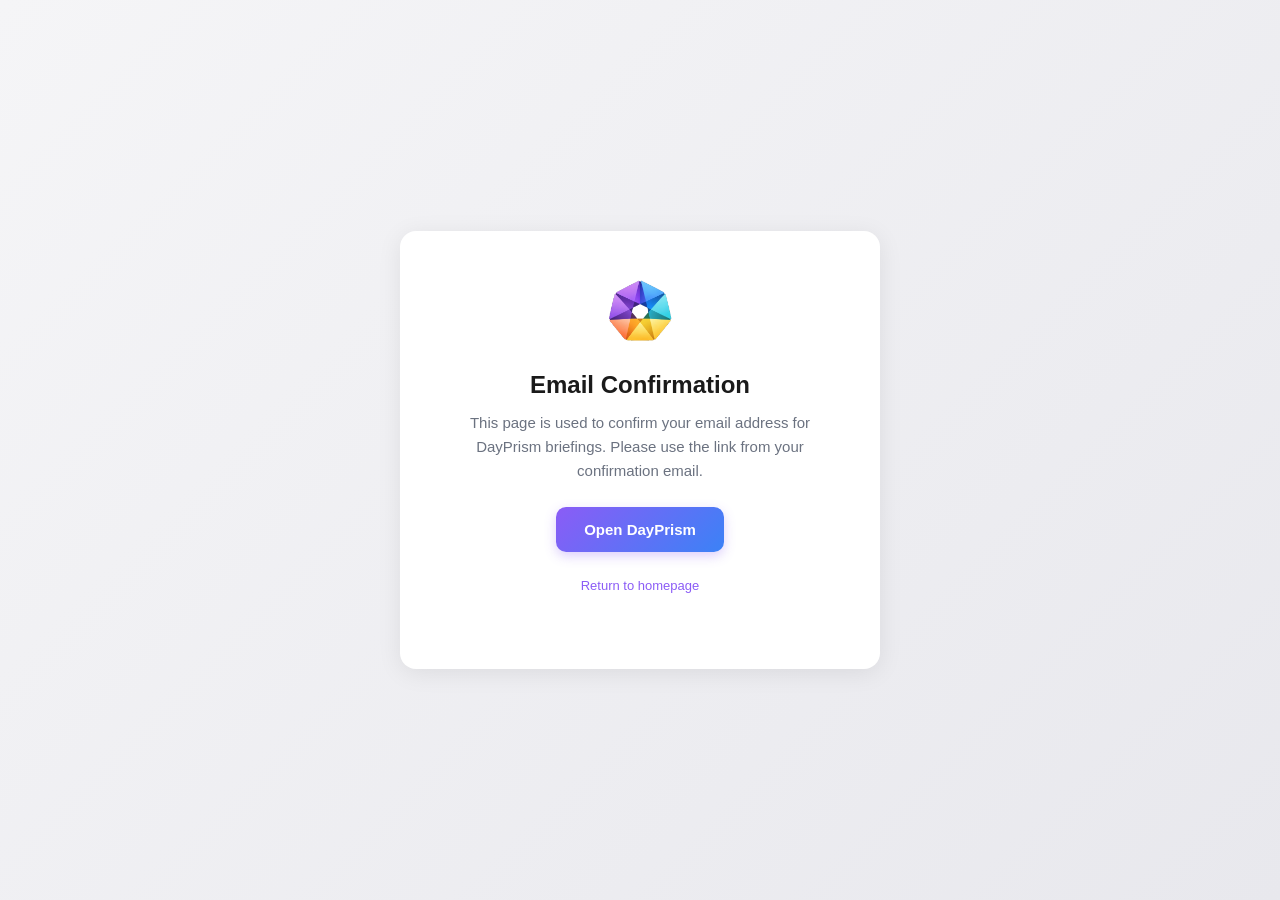
<file: confirm.html>
<!DOCTYPE html>
<html lang="en">
<head>
  <meta charset="UTF-8">
  <meta name="viewport" content="width=device-width, initial-scale=1.0">
  <title>Confirm Email - DayPrism</title>
  <link rel="icon" type="image/png" href="/assets/dayprism_transparent.png">
  <style>
    * {
      margin: 0;
      padding: 0;
      box-sizing: border-box;
    }
    body {
      font-family: -apple-system, BlinkMacSystemFont, 'Segoe UI', Roboto, 'Helvetica Neue', Arial, sans-serif;
      display: flex;
      justify-content: center;
      align-items: center;
      min-height: 100vh;
      background: linear-gradient(135deg, #f5f5f7 0%, #e8e8ed 100%);
      padding: 20px;
    }
    .container {
      text-align: center;
      padding: 48px;
      background: white;
      border-radius: 16px;
      box-shadow: 0 4px 24px rgba(0, 0, 0, 0.08);
      max-width: 480px;
    }
    .logo {
      width: 64px;
      height: 64px;
      margin-bottom: 24px;
    }
    h1 {
      font-size: 24px;
      font-weight: 600;
      color: #1a1a1a;
      margin-bottom: 12px;
    }
    p {
      font-size: 15px;
      color: #6b7280;
      margin-bottom: 24px;
      line-height: 1.6;
    }
    .button {
      display: inline-block;
      padding: 14px 28px;
      background: linear-gradient(135deg, #8b5cf6 0%, #3b82f6 100%);
      color: white;
      text-decoration: none;
      border-radius: 10px;
      font-weight: 600;
      font-size: 15px;
      transition: transform 0.2s, box-shadow 0.2s;
      box-shadow: 0 4px 12px rgba(139, 92, 246, 0.3);
      border: none;
      cursor: pointer;
    }
    .button:hover {
      transform: translateY(-1px);
      box-shadow: 0 6px 16px rgba(139, 92, 246, 0.4);
    }
    .success-icon {
      width: 64px;
      height: 64px;
      margin-bottom: 24px;
      background: linear-gradient(135deg, #10b981 0%, #059669 100%);
      border-radius: 50%;
      display: flex;
      align-items: center;
      justify-content: center;
      margin-left: auto;
      margin-right: auto;
    }
    .success-icon svg {
      width: 32px;
      height: 32px;
      fill: white;
    }
    .error-icon {
      width: 64px;
      height: 64px;
      margin-bottom: 24px;
      background: linear-gradient(135deg, #ef4444 0%, #dc2626 100%);
      border-radius: 50%;
      display: flex;
      align-items: center;
      justify-content: center;
      margin-left: auto;
      margin-right: auto;
    }
    .error-icon svg {
      width: 32px;
      height: 32px;
      fill: white;
    }
    .subtext {
      margin-top: 24px;
      font-size: 13px;
      color: #9ca3af;
    }
    .subtext a {
      color: #8b5cf6;
      text-decoration: none;
    }
    .subtext a:hover {
      text-decoration: underline;
    }
    .hidden {
      display: none;
    }
    .spinner {
      width: 48px;
      height: 48px;
      border: 4px solid #e5e7eb;
      border-top-color: #8b5cf6;
      border-radius: 50%;
      animation: spin 1s linear infinite;
      margin: 0 auto 24px;
    }
    @keyframes spin {
      to { transform: rotate(360deg); }
    }
    .email-display {
      font-weight: 600;
      color: #374151;
    }
  </style>
</head>
<body>
  <div class="container">
    <!-- Loading state -->
    <div id="loading">
      <div class="spinner"></div>
      <h1>Confirming your email...</h1>
      <p>Please wait while we verify your email address.</p>
    </div>

    <!-- Success state -->
    <div id="success" class="hidden">
      <div class="success-icon">
        <svg viewBox="0 0 24 24"><path d="M9 16.17L4.83 12l-1.42 1.41L9 19 21 7l-1.41-1.41L9 16.17z"/></svg>
      </div>
      <h1>Email Confirmed!</h1>
      <p>Your email address <span id="confirmed-email" class="email-display"></span> has been confirmed. You'll continue receiving your DayPrism briefings without interruption.</p>
      <a href="dayprism://open" class="button">Open DayPrism</a>
      <p class="subtext">
        <a href="/">Return to homepage</a>
      </p>
    </div>

    <!-- Error state -->
    <div id="error" class="hidden">
      <div class="error-icon">
        <svg viewBox="0 0 24 24"><path d="M19 6.41L17.59 5 12 10.59 6.41 5 5 6.41 10.59 12 5 17.59 6.41 19 12 13.41 17.59 19 19 17.59 13.41 12 19 6.41z"/></svg>
      </div>
      <h1>Confirmation Failed</h1>
      <p id="error-message">The confirmation link is invalid or has expired. Please open DayPrism and request a new confirmation email from Settings.</p>
      <a href="dayprism://open" class="button">Open DayPrism</a>
      <p class="subtext">
        <a href="/">Return to homepage</a>
      </p>
    </div>

    <!-- No token state -->
    <div id="no-token" class="hidden">
      <img src="/assets/dayprism_transparent.png" alt="DayPrism" class="logo">
      <h1>Email Confirmation</h1>
      <p>This page is used to confirm your email address for DayPrism briefings. Please use the link from your confirmation email.</p>
      <a href="dayprism://open" class="button">Open DayPrism</a>
      <p class="subtext">
        <a href="/">Return to homepage</a>
      </p>
    </div>
  </div>

  <script>
    const PROXY_URL = 'https://dayprism-api-proxy.dayprism.workers.dev';

    // Parse URL parameters
    const params = new URLSearchParams(window.location.search);
    const token = params.get('token');

    function showState(stateId) {
      document.querySelectorAll('.container > div').forEach(el => el.classList.add('hidden'));
      document.getElementById(stateId).classList.remove('hidden');
    }

    async function confirmEmail() {
      if (!token) {
        showState('no-token');
        return;
      }

      try {
        // Validate token via proxy
        const response = await fetch(`${PROXY_URL}/confirm?token=${encodeURIComponent(token)}`);
        const result = await response.json();

        if (result.valid && result.email) {
          // Show success with email
          document.getElementById('confirmed-email').textContent = result.email;
          showState('success');

          // Also try to open the app to sync the confirmation
          // The app will validate the token locally and mark as confirmed
          setTimeout(() => {
            window.location.href = `dayprism://confirm?token=${encodeURIComponent(token)}`;
          }, 2000);
        } else {
          // Show error with specific message
          const errorMsg = result.error || 'The confirmation link is invalid or has expired.';
          document.getElementById('error-message').textContent =
            errorMsg + ' Please open DayPrism and request a new confirmation email from Settings.';
          showState('error');
        }

      } catch (err) {
        console.error('Confirmation error:', err);
        document.getElementById('error-message').textContent =
          'Unable to validate your confirmation. Please check your internet connection and try again, or open DayPrism to confirm from the app.';
        showState('error');
      }
    }

    // Start confirmation on page load
    confirmEmail();
  </script>
</body>
</html>
</file>
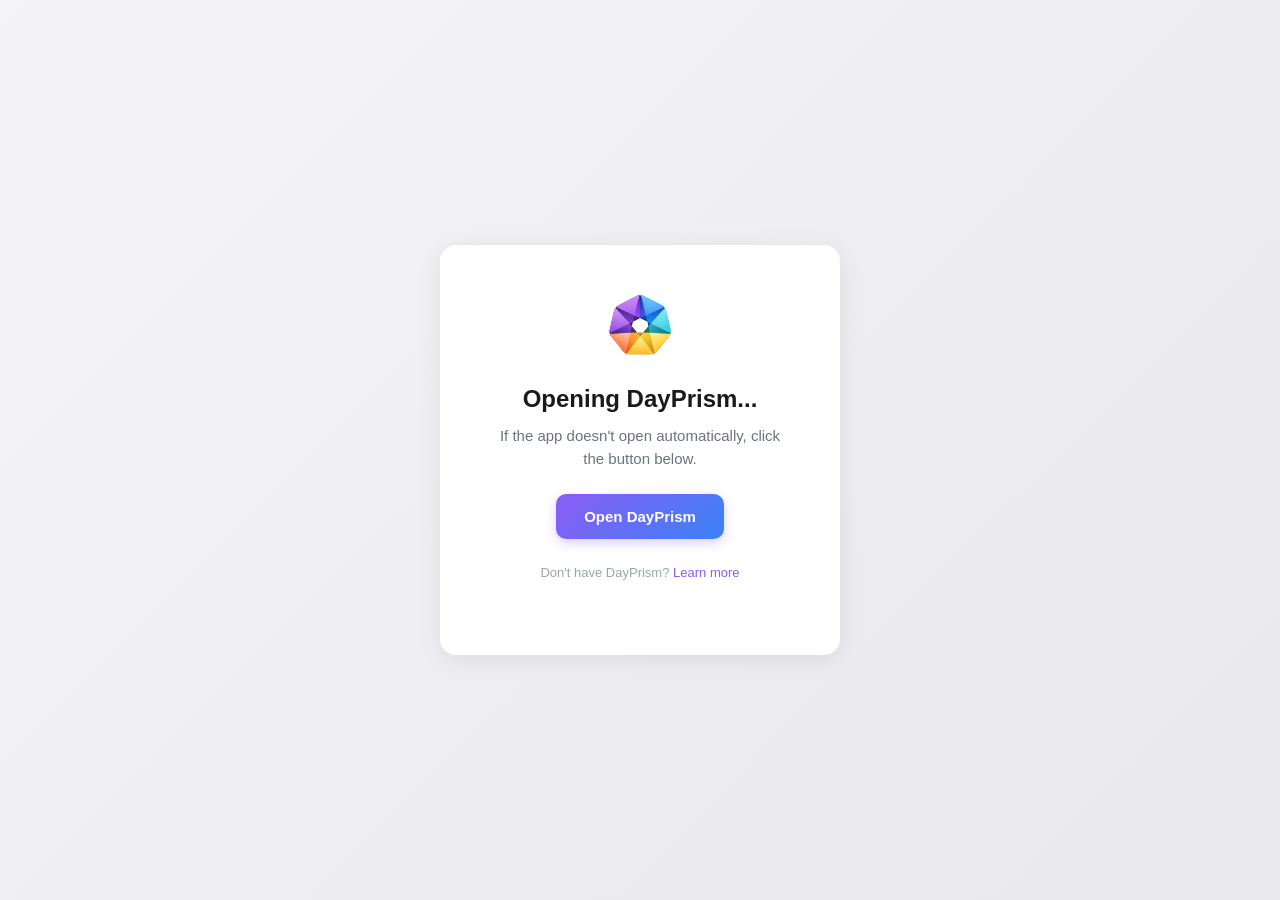
<file: open.html>
<!DOCTYPE html>
<html lang="en">
<head>
  <meta charset="UTF-8">
  <meta name="viewport" content="width=device-width, initial-scale=1.0">
  <title>Open DayPrism</title>
  <meta http-equiv="refresh" content="0; url=dayprism://open">
  <link rel="icon" type="image/png" href="/assets/dayprism_transparent.png">
  <style>
    * {
      margin: 0;
      padding: 0;
      box-sizing: border-box;
    }
    body {
      font-family: -apple-system, BlinkMacSystemFont, 'Segoe UI', Roboto, 'Helvetica Neue', Arial, sans-serif;
      display: flex;
      justify-content: center;
      align-items: center;
      min-height: 100vh;
      background: linear-gradient(135deg, #f5f5f7 0%, #e8e8ed 100%);
      padding: 20px;
    }
    .container {
      text-align: center;
      padding: 48px;
      background: white;
      border-radius: 16px;
      box-shadow: 0 4px 24px rgba(0, 0, 0, 0.08);
      max-width: 400px;
    }
    .logo {
      width: 64px;
      height: 64px;
      margin-bottom: 24px;
    }
    h1 {
      font-size: 24px;
      font-weight: 600;
      color: #1a1a1a;
      margin-bottom: 12px;
    }
    p {
      font-size: 15px;
      color: #6b7280;
      margin-bottom: 24px;
      line-height: 1.5;
    }
    .button {
      display: inline-block;
      padding: 14px 28px;
      background: linear-gradient(135deg, #8b5cf6 0%, #3b82f6 100%);
      color: white;
      text-decoration: none;
      border-radius: 10px;
      font-weight: 600;
      font-size: 15px;
      transition: transform 0.2s, box-shadow 0.2s;
      box-shadow: 0 4px 12px rgba(139, 92, 246, 0.3);
    }
    .button:hover {
      transform: translateY(-1px);
      box-shadow: 0 6px 16px rgba(139, 92, 246, 0.4);
    }
    .subtext {
      margin-top: 24px;
      font-size: 13px;
      color: #9ca3af;
    }
    .subtext a {
      color: #8b5cf6;
      text-decoration: none;
    }
    .subtext a:hover {
      text-decoration: underline;
    }
  </style>
</head>
<body>
  <div class="container">
    <img src="/assets/dayprism_transparent.png" alt="DayPrism" class="logo">
    <h1>Opening DayPrism...</h1>
    <p>If the app doesn't open automatically, click the button below.</p>
    <a href="dayprism://open" class="button">Open DayPrism</a>
    <p class="subtext">
      Don't have DayPrism? <a href="/">Learn more</a>
    </p>
  </div>
</body>
</html>
</file>
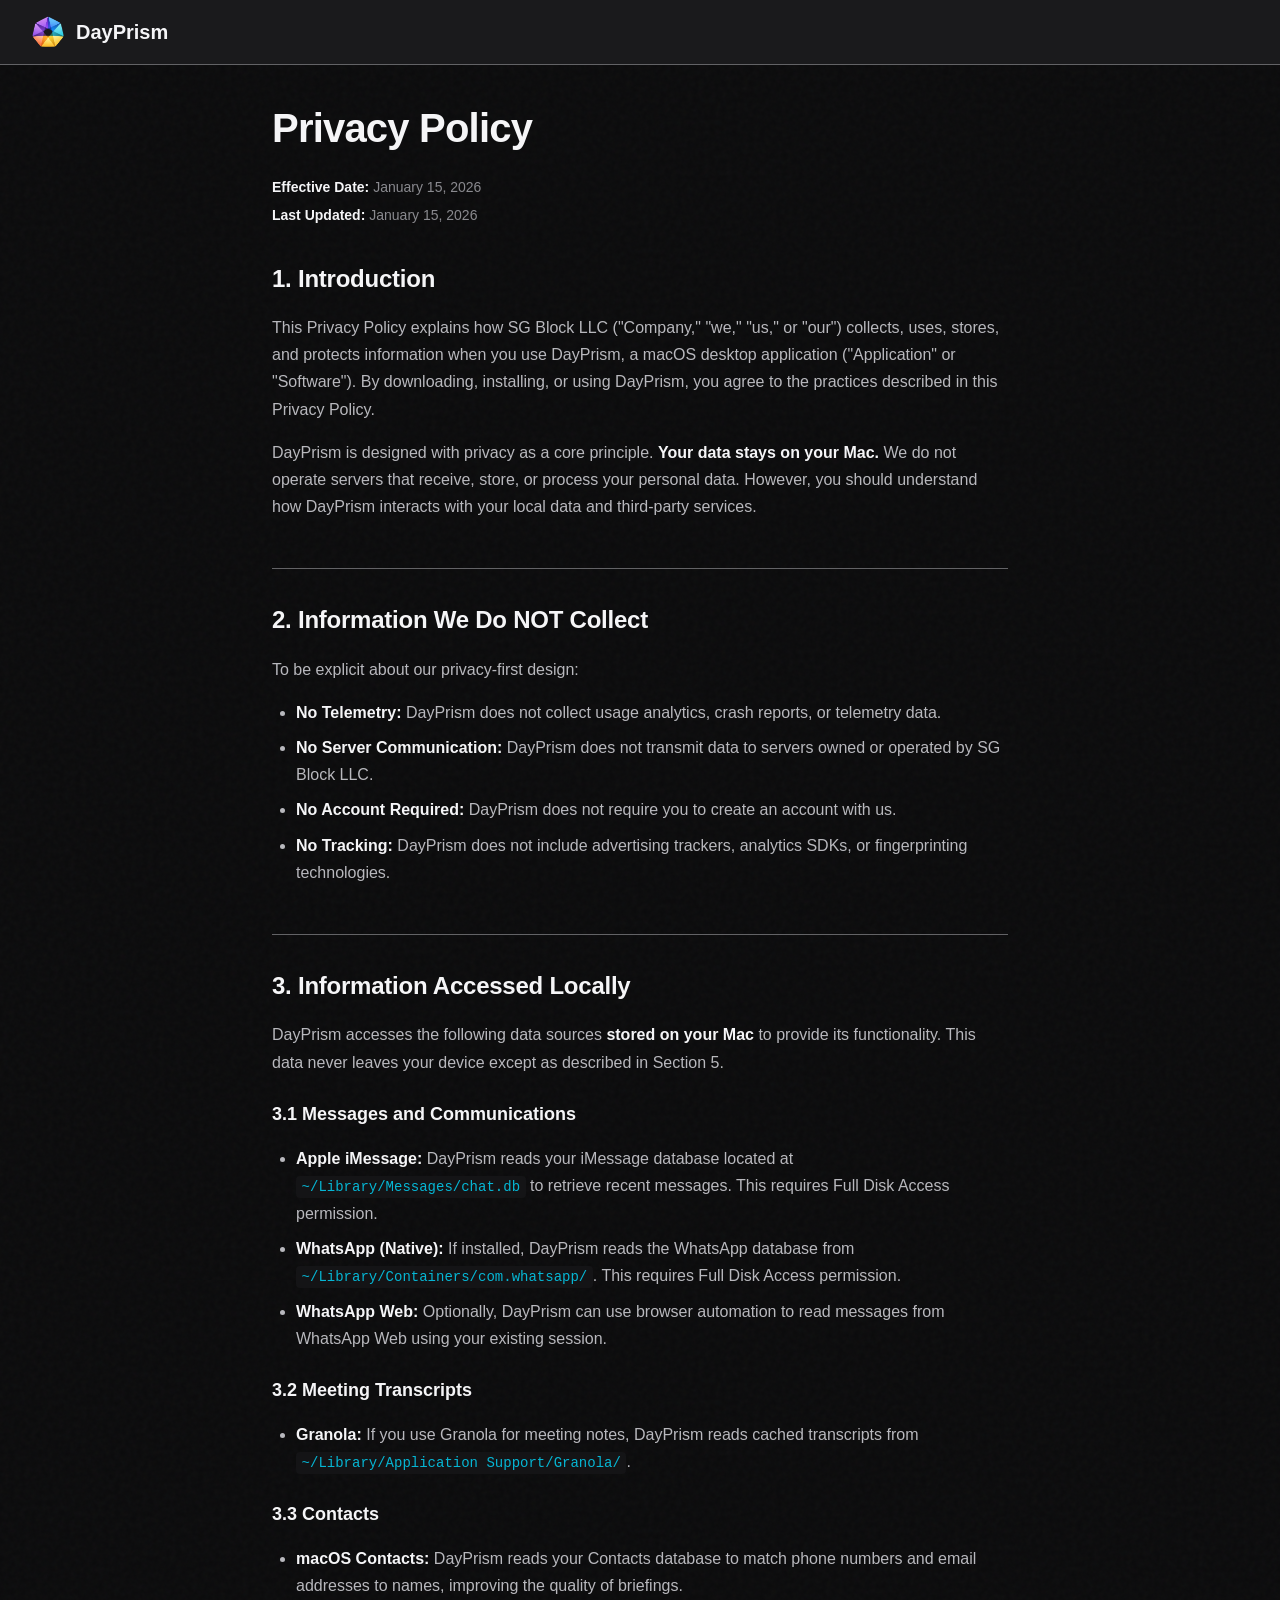
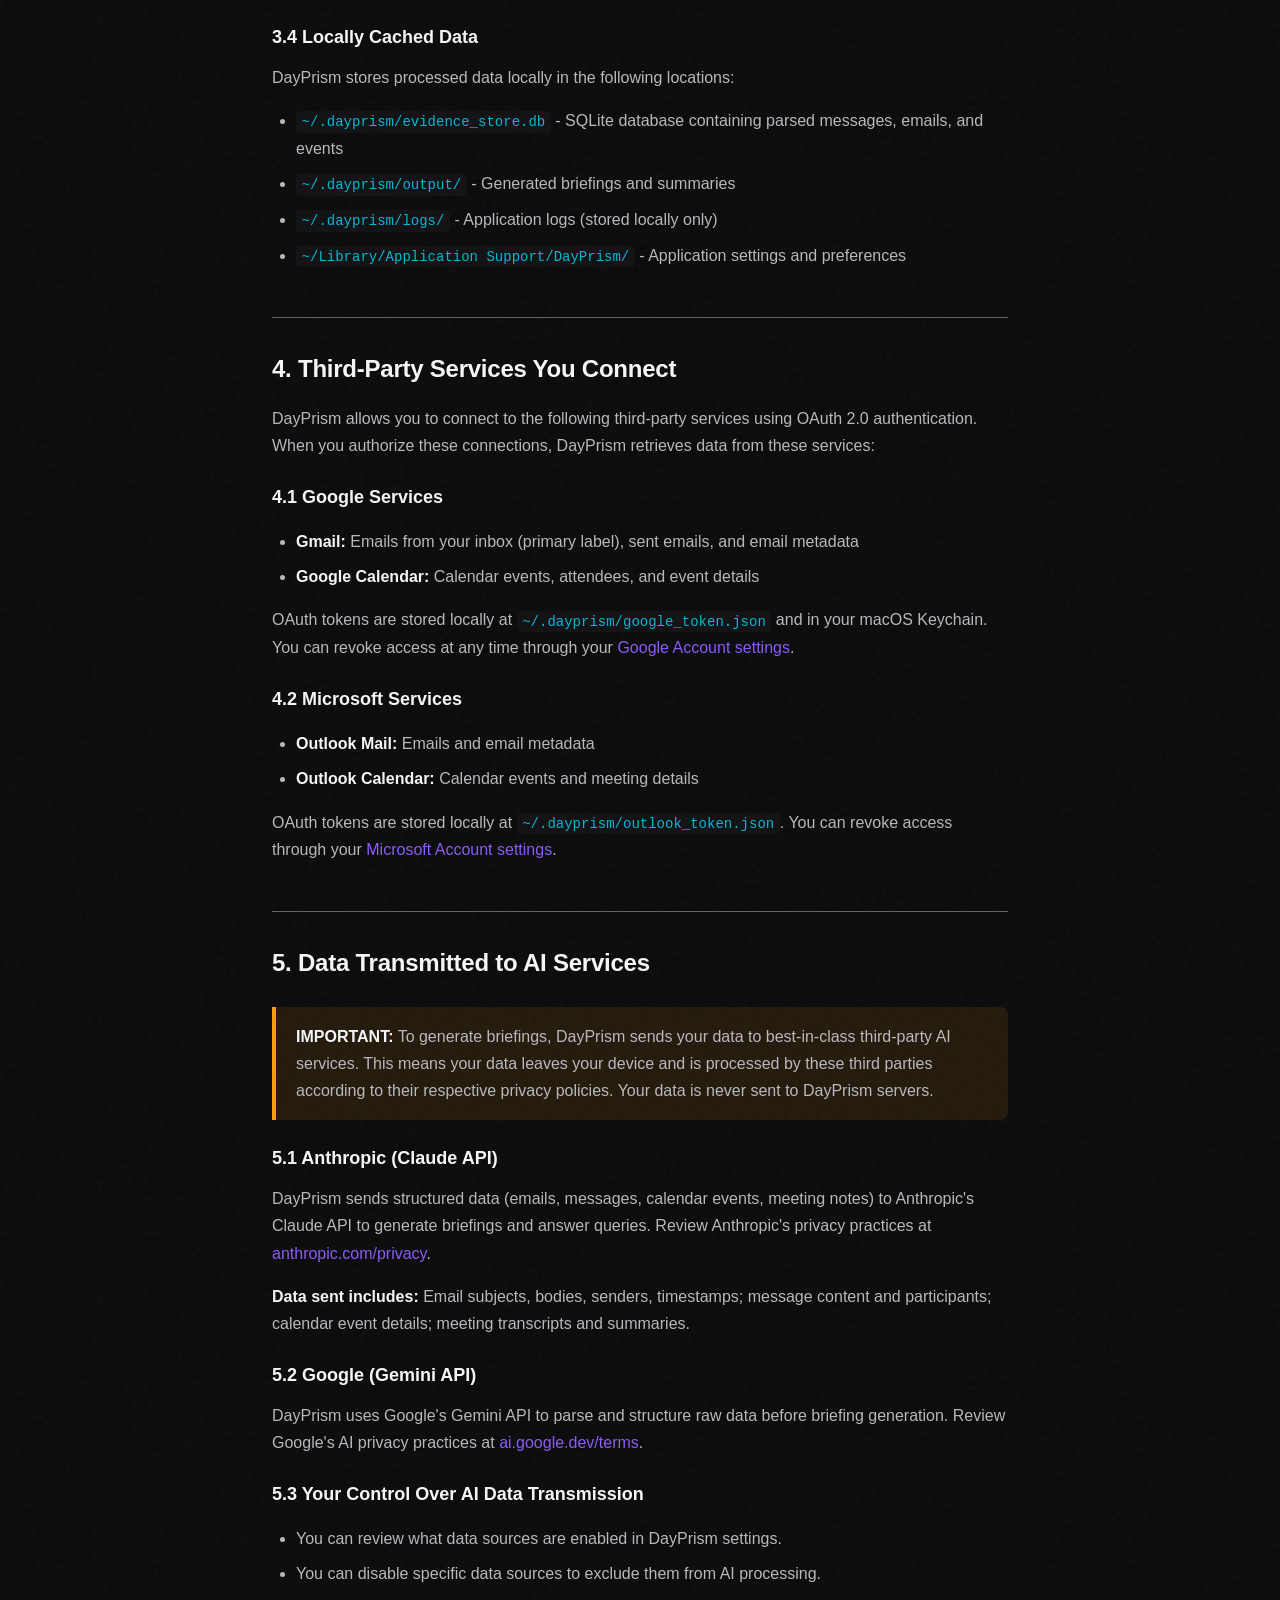
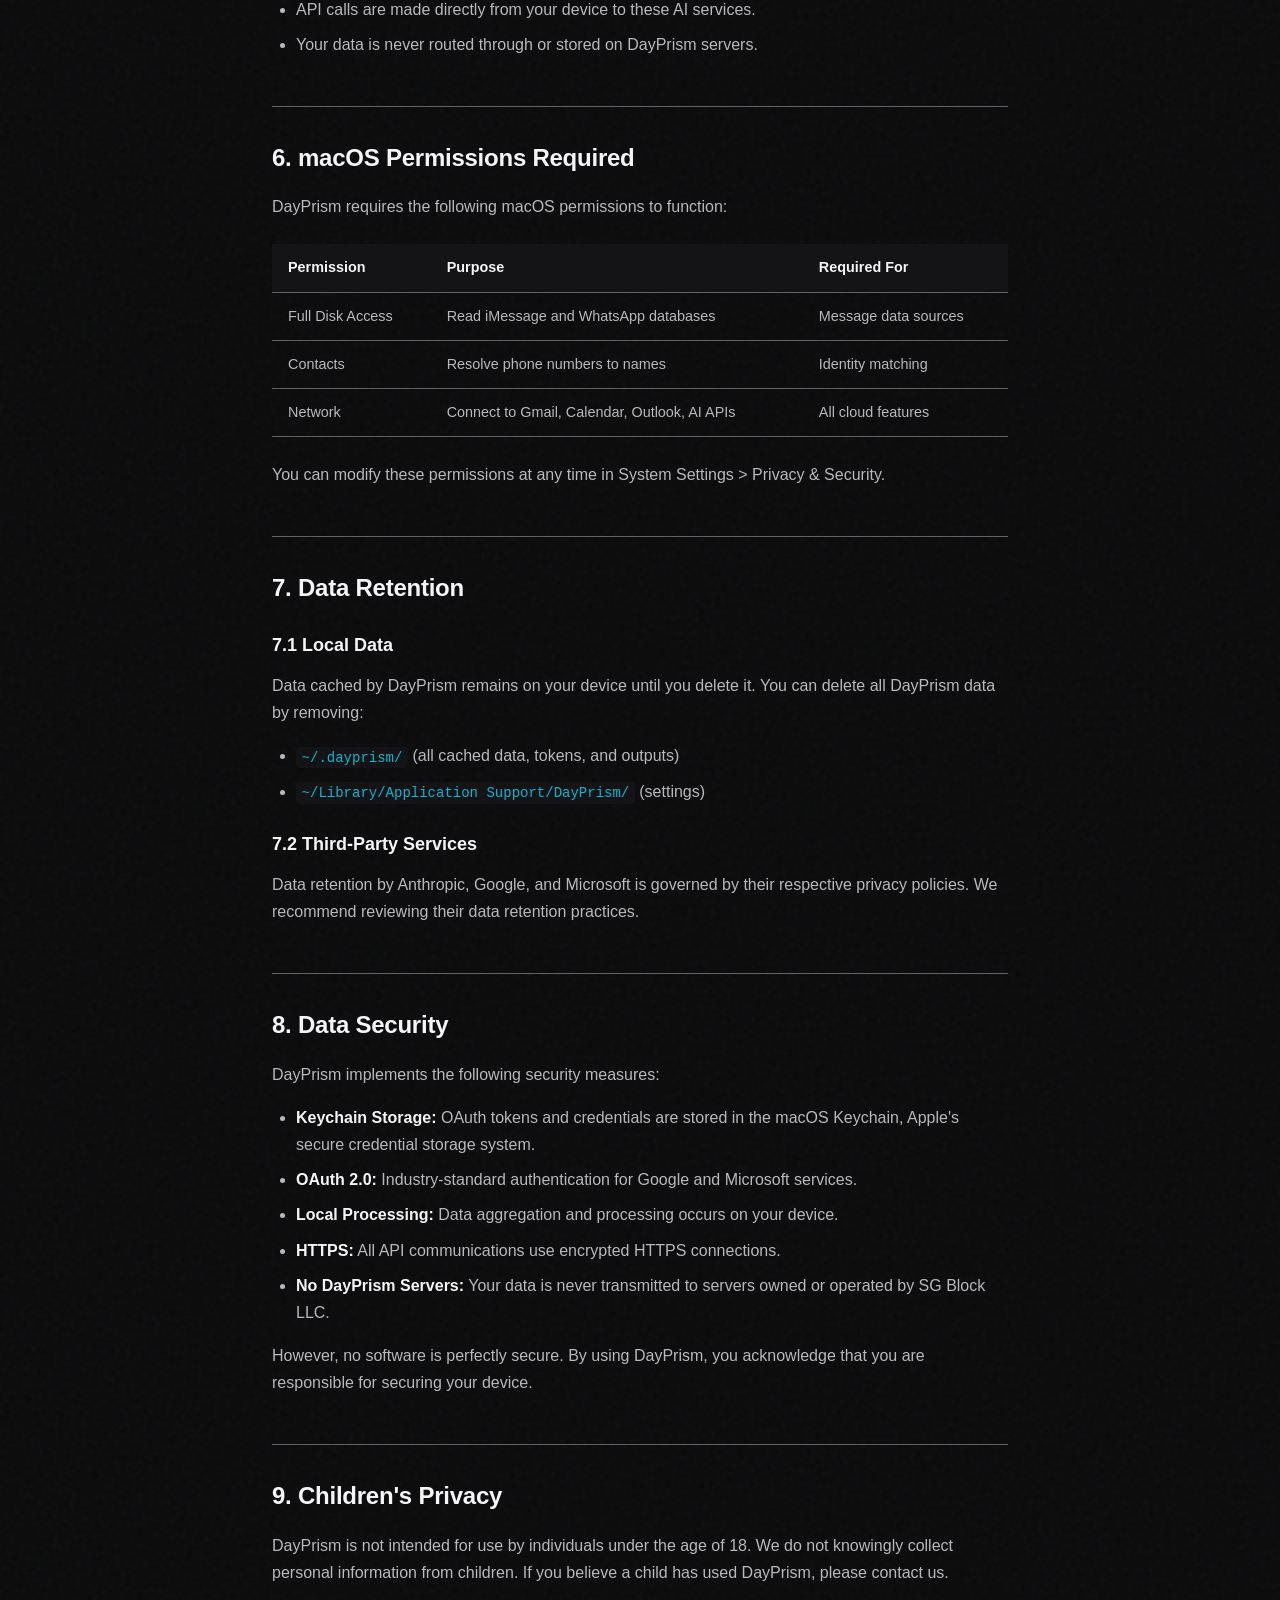
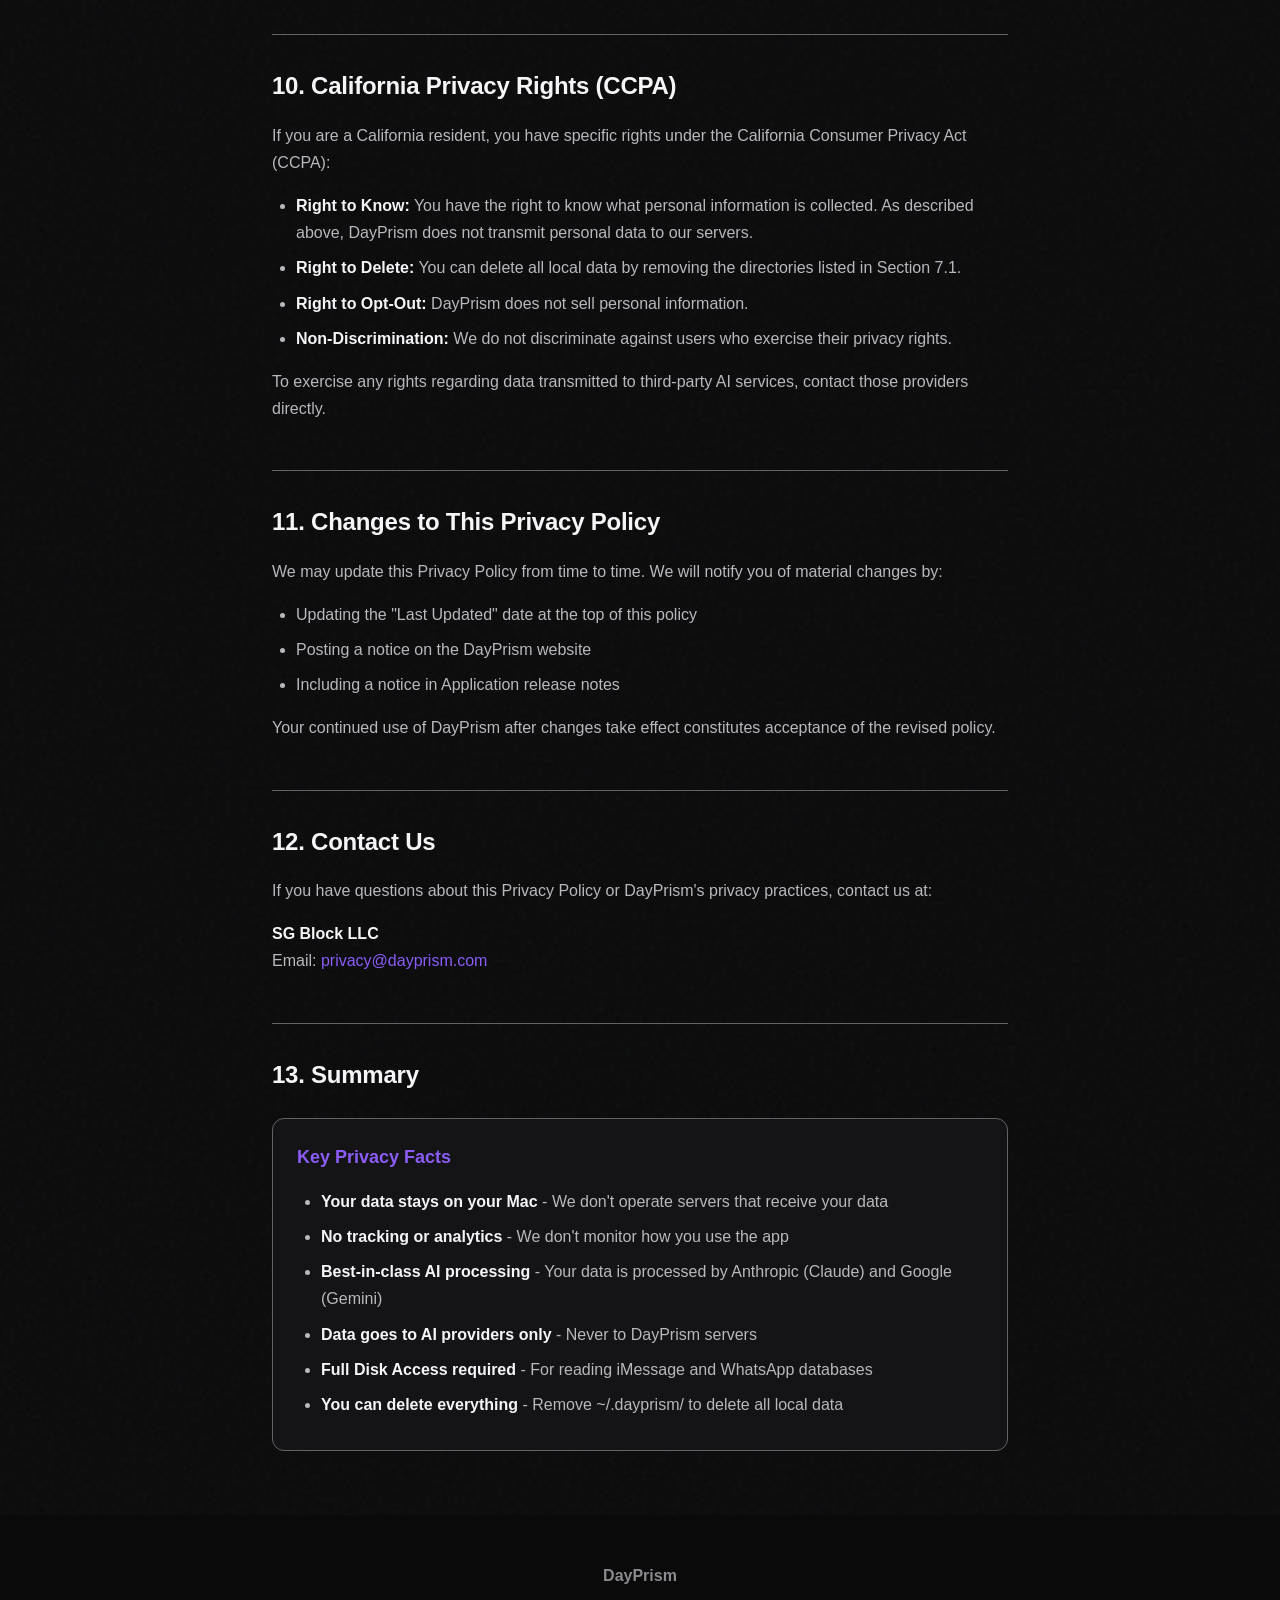
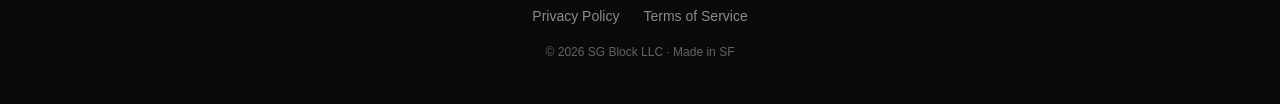
<file: privacy.html>
<!DOCTYPE html>
<html lang="en">
<head>
    <meta charset="UTF-8">
    <meta name="viewport" content="width=device-width, initial-scale=1.0">
    <title>Privacy Policy - DayPrism</title>
    <meta name="description" content="Privacy Policy for DayPrism - AI-Powered Personal Intelligence for Mac">

    <!-- Favicon -->
    <link rel="icon" type="image/png" href="assets/dayprism_transparent.png">

    <!-- Fonts -->
    <link rel="preconnect" href="https://fonts.googleapis.com">
    <link rel="preconnect" href="https://fonts.gstatic.com" crossorigin>
    <link href="https://fonts.googleapis.com/css2?family=Space+Grotesk:wght@400;500;600;700&display=swap" rel="stylesheet">

    <!-- Styles -->
    <link rel="stylesheet" href="css/style.css">
    <link rel="stylesheet" href="css/legal.css">
</head>
<body>
    <!-- Header -->
    <header class="legal-header">
        <a href="index.html" class="legal-logo">
            <img src="assets/dayprism_transparent.png" alt="DayPrism">
            <span>DayPrism</span>
        </a>
    </header>

    <!-- Legal Content -->
    <main class="legal-content">
        <h1>Privacy Policy</h1>
        <p class="effective-date"><strong>Effective Date:</strong> January 15, 2026</p>
        <p class="effective-date"><strong>Last Updated:</strong> January 15, 2026</p>

        <section>
            <h2>1. Introduction</h2>
            <p>This Privacy Policy explains how SG Block LLC ("Company," "we," "us," or "our") collects, uses, stores, and protects information when you use DayPrism, a macOS desktop application ("Application" or "Software"). By downloading, installing, or using DayPrism, you agree to the practices described in this Privacy Policy.</p>
            <p>DayPrism is designed with privacy as a core principle. <strong>Your data stays on your Mac.</strong> We do not operate servers that receive, store, or process your personal data. However, you should understand how DayPrism interacts with your local data and third-party services.</p>
        </section>

        <section>
            <h2>2. Information We Do NOT Collect</h2>
            <p>To be explicit about our privacy-first design:</p>
            <ul>
                <li><strong>No Telemetry:</strong> DayPrism does not collect usage analytics, crash reports, or telemetry data.</li>
                <li><strong>No Server Communication:</strong> DayPrism does not transmit data to servers owned or operated by SG Block LLC.</li>
                <li><strong>No Account Required:</strong> DayPrism does not require you to create an account with us.</li>
                <li><strong>No Tracking:</strong> DayPrism does not include advertising trackers, analytics SDKs, or fingerprinting technologies.</li>
            </ul>
        </section>

        <section>
            <h2>3. Information Accessed Locally</h2>
            <p>DayPrism accesses the following data sources <strong>stored on your Mac</strong> to provide its functionality. This data never leaves your device except as described in Section 5.</p>

            <h3>3.1 Messages and Communications</h3>
            <ul>
                <li><strong>Apple iMessage:</strong> DayPrism reads your iMessage database located at <code>~/Library/Messages/chat.db</code> to retrieve recent messages. This requires Full Disk Access permission.</li>
                <li><strong>WhatsApp (Native):</strong> If installed, DayPrism reads the WhatsApp database from <code>~/Library/Containers/com.whatsapp/</code>. This requires Full Disk Access permission.</li>
                <li><strong>WhatsApp Web:</strong> Optionally, DayPrism can use browser automation to read messages from WhatsApp Web using your existing session.</li>
            </ul>

            <h3>3.2 Meeting Transcripts</h3>
            <ul>
                <li><strong>Granola:</strong> If you use Granola for meeting notes, DayPrism reads cached transcripts from <code>~/Library/Application Support/Granola/</code>.</li>
            </ul>

            <h3>3.3 Contacts</h3>
            <ul>
                <li><strong>macOS Contacts:</strong> DayPrism reads your Contacts database to match phone numbers and email addresses to names, improving the quality of briefings.</li>
            </ul>

            <h3>3.4 Locally Cached Data</h3>
            <p>DayPrism stores processed data locally in the following locations:</p>
            <ul>
                <li><code>~/.dayprism/evidence_store.db</code> - SQLite database containing parsed messages, emails, and events</li>
                <li><code>~/.dayprism/output/</code> - Generated briefings and summaries</li>
                <li><code>~/.dayprism/logs/</code> - Application logs (stored locally only)</li>
                <li><code>~/Library/Application Support/DayPrism/</code> - Application settings and preferences</li>
            </ul>
        </section>

        <section>
            <h2>4. Third-Party Services You Connect</h2>
            <p>DayPrism allows you to connect to the following third-party services using OAuth 2.0 authentication. When you authorize these connections, DayPrism retrieves data from these services:</p>

            <h3>4.1 Google Services</h3>
            <ul>
                <li><strong>Gmail:</strong> Emails from your inbox (primary label), sent emails, and email metadata</li>
                <li><strong>Google Calendar:</strong> Calendar events, attendees, and event details</li>
            </ul>
            <p>OAuth tokens are stored locally at <code>~/.dayprism/google_token.json</code> and in your macOS Keychain. You can revoke access at any time through your <a href="https://myaccount.google.com/permissions" target="_blank" rel="noopener">Google Account settings</a>.</p>

            <h3>4.2 Microsoft Services</h3>
            <ul>
                <li><strong>Outlook Mail:</strong> Emails and email metadata</li>
                <li><strong>Outlook Calendar:</strong> Calendar events and meeting details</li>
            </ul>
            <p>OAuth tokens are stored locally at <code>~/.dayprism/outlook_token.json</code>. You can revoke access through your <a href="https://account.live.com/consent/Manage" target="_blank" rel="noopener">Microsoft Account settings</a>.</p>
        </section>

        <section>
            <h2>5. Data Transmitted to AI Services</h2>
            <p class="important-notice"><strong>IMPORTANT:</strong> To generate briefings, DayPrism sends your data to best-in-class third-party AI services. This means your data leaves your device and is processed by these third parties according to their respective privacy policies. Your data is never sent to DayPrism servers.</p>

            <h3>5.1 Anthropic (Claude API)</h3>
            <p>DayPrism sends structured data (emails, messages, calendar events, meeting notes) to Anthropic's Claude API to generate briefings and answer queries. Review Anthropic's privacy practices at <a href="https://www.anthropic.com/privacy" target="_blank" rel="noopener">anthropic.com/privacy</a>.</p>
            <p><strong>Data sent includes:</strong> Email subjects, bodies, senders, timestamps; message content and participants; calendar event details; meeting transcripts and summaries.</p>

            <h3>5.2 Google (Gemini API)</h3>
            <p>DayPrism uses Google's Gemini API to parse and structure raw data before briefing generation. Review Google's AI privacy practices at <a href="https://ai.google.dev/terms" target="_blank" rel="noopener">ai.google.dev/terms</a>.</p>

            <h3>5.3 Your Control Over AI Data Transmission</h3>
            <ul>
                <li>You can review what data sources are enabled in DayPrism settings.</li>
                <li>You can disable specific data sources to exclude them from AI processing.</li>
                <li>API calls are made directly from your device to these AI services.</li>
                <li>Your data is never routed through or stored on DayPrism servers.</li>
            </ul>
        </section>

        <section>
            <h2>6. macOS Permissions Required</h2>
            <p>DayPrism requires the following macOS permissions to function:</p>
            <table>
                <thead>
                    <tr>
                        <th>Permission</th>
                        <th>Purpose</th>
                        <th>Required For</th>
                    </tr>
                </thead>
                <tbody>
                    <tr>
                        <td>Full Disk Access</td>
                        <td>Read iMessage and WhatsApp databases</td>
                        <td>Message data sources</td>
                    </tr>
                    <tr>
                        <td>Contacts</td>
                        <td>Resolve phone numbers to names</td>
                        <td>Identity matching</td>
                    </tr>
                    <tr>
                        <td>Network</td>
                        <td>Connect to Gmail, Calendar, Outlook, AI APIs</td>
                        <td>All cloud features</td>
                    </tr>
                </tbody>
            </table>
            <p>You can modify these permissions at any time in System Settings > Privacy & Security.</p>
        </section>

        <section>
            <h2>7. Data Retention</h2>
            <h3>7.1 Local Data</h3>
            <p>Data cached by DayPrism remains on your device until you delete it. You can delete all DayPrism data by removing:</p>
            <ul>
                <li><code>~/.dayprism/</code> (all cached data, tokens, and outputs)</li>
                <li><code>~/Library/Application Support/DayPrism/</code> (settings)</li>
            </ul>

            <h3>7.2 Third-Party Services</h3>
            <p>Data retention by Anthropic, Google, and Microsoft is governed by their respective privacy policies. We recommend reviewing their data retention practices.</p>
        </section>

        <section>
            <h2>8. Data Security</h2>
            <p>DayPrism implements the following security measures:</p>
            <ul>
                <li><strong>Keychain Storage:</strong> OAuth tokens and credentials are stored in the macOS Keychain, Apple's secure credential storage system.</li>
                <li><strong>OAuth 2.0:</strong> Industry-standard authentication for Google and Microsoft services.</li>
                <li><strong>Local Processing:</strong> Data aggregation and processing occurs on your device.</li>
                <li><strong>HTTPS:</strong> All API communications use encrypted HTTPS connections.</li>
                <li><strong>No DayPrism Servers:</strong> Your data is never transmitted to servers owned or operated by SG Block LLC.</li>
            </ul>
            <p>However, no software is perfectly secure. By using DayPrism, you acknowledge that you are responsible for securing your device.</p>
        </section>

        <section>
            <h2>9. Children's Privacy</h2>
            <p>DayPrism is not intended for use by individuals under the age of 18. We do not knowingly collect personal information from children. If you believe a child has used DayPrism, please contact us.</p>
        </section>

        <section>
            <h2>10. California Privacy Rights (CCPA)</h2>
            <p>If you are a California resident, you have specific rights under the California Consumer Privacy Act (CCPA):</p>
            <ul>
                <li><strong>Right to Know:</strong> You have the right to know what personal information is collected. As described above, DayPrism does not transmit personal data to our servers.</li>
                <li><strong>Right to Delete:</strong> You can delete all local data by removing the directories listed in Section 7.1.</li>
                <li><strong>Right to Opt-Out:</strong> DayPrism does not sell personal information.</li>
                <li><strong>Non-Discrimination:</strong> We do not discriminate against users who exercise their privacy rights.</li>
            </ul>
            <p>To exercise any rights regarding data transmitted to third-party AI services, contact those providers directly.</p>
        </section>

        <section>
            <h2>11. Changes to This Privacy Policy</h2>
            <p>We may update this Privacy Policy from time to time. We will notify you of material changes by:</p>
            <ul>
                <li>Updating the "Last Updated" date at the top of this policy</li>
                <li>Posting a notice on the DayPrism website</li>
                <li>Including a notice in Application release notes</li>
            </ul>
            <p>Your continued use of DayPrism after changes take effect constitutes acceptance of the revised policy.</p>
        </section>

        <section>
            <h2>12. Contact Us</h2>
            <p>If you have questions about this Privacy Policy or DayPrism's privacy practices, contact us at:</p>
            <p>
                <strong>SG Block LLC</strong><br>
                Email: <a href="mailto:privacy@dayprism.com">privacy@dayprism.com</a>
            </p>
        </section>

        <section>
            <h2>13. Summary</h2>
            <div class="summary-box">
                <h3>Key Privacy Facts</h3>
                <ul>
                    <li><strong>Your data stays on your Mac</strong> - We don't operate servers that receive your data</li>
                    <li><strong>No tracking or analytics</strong> - We don't monitor how you use the app</li>
                    <li><strong>Best-in-class AI processing</strong> - Your data is processed by Anthropic (Claude) and Google (Gemini)</li>
                    <li><strong>Data goes to AI providers only</strong> - Never to DayPrism servers</li>
                    <li><strong>Full Disk Access required</strong> - For reading iMessage and WhatsApp databases</li>
                    <li><strong>You can delete everything</strong> - Remove ~/.dayprism/ to delete all local data</li>
                </ul>
            </div>
        </section>
    </main>

    <!-- Footer -->
    <footer class="footer">
        <span class="footer-wordmark">DayPrism</span>
        <nav class="footer-links">
            <a href="privacy.html">Privacy Policy</a>
            <a href="terms.html">Terms of Service</a>
        </nav>
        <span class="footer-copyright">© 2026 SG Block LLC · Made in SF</span>
    </footer>
</body>
</html>
</file>
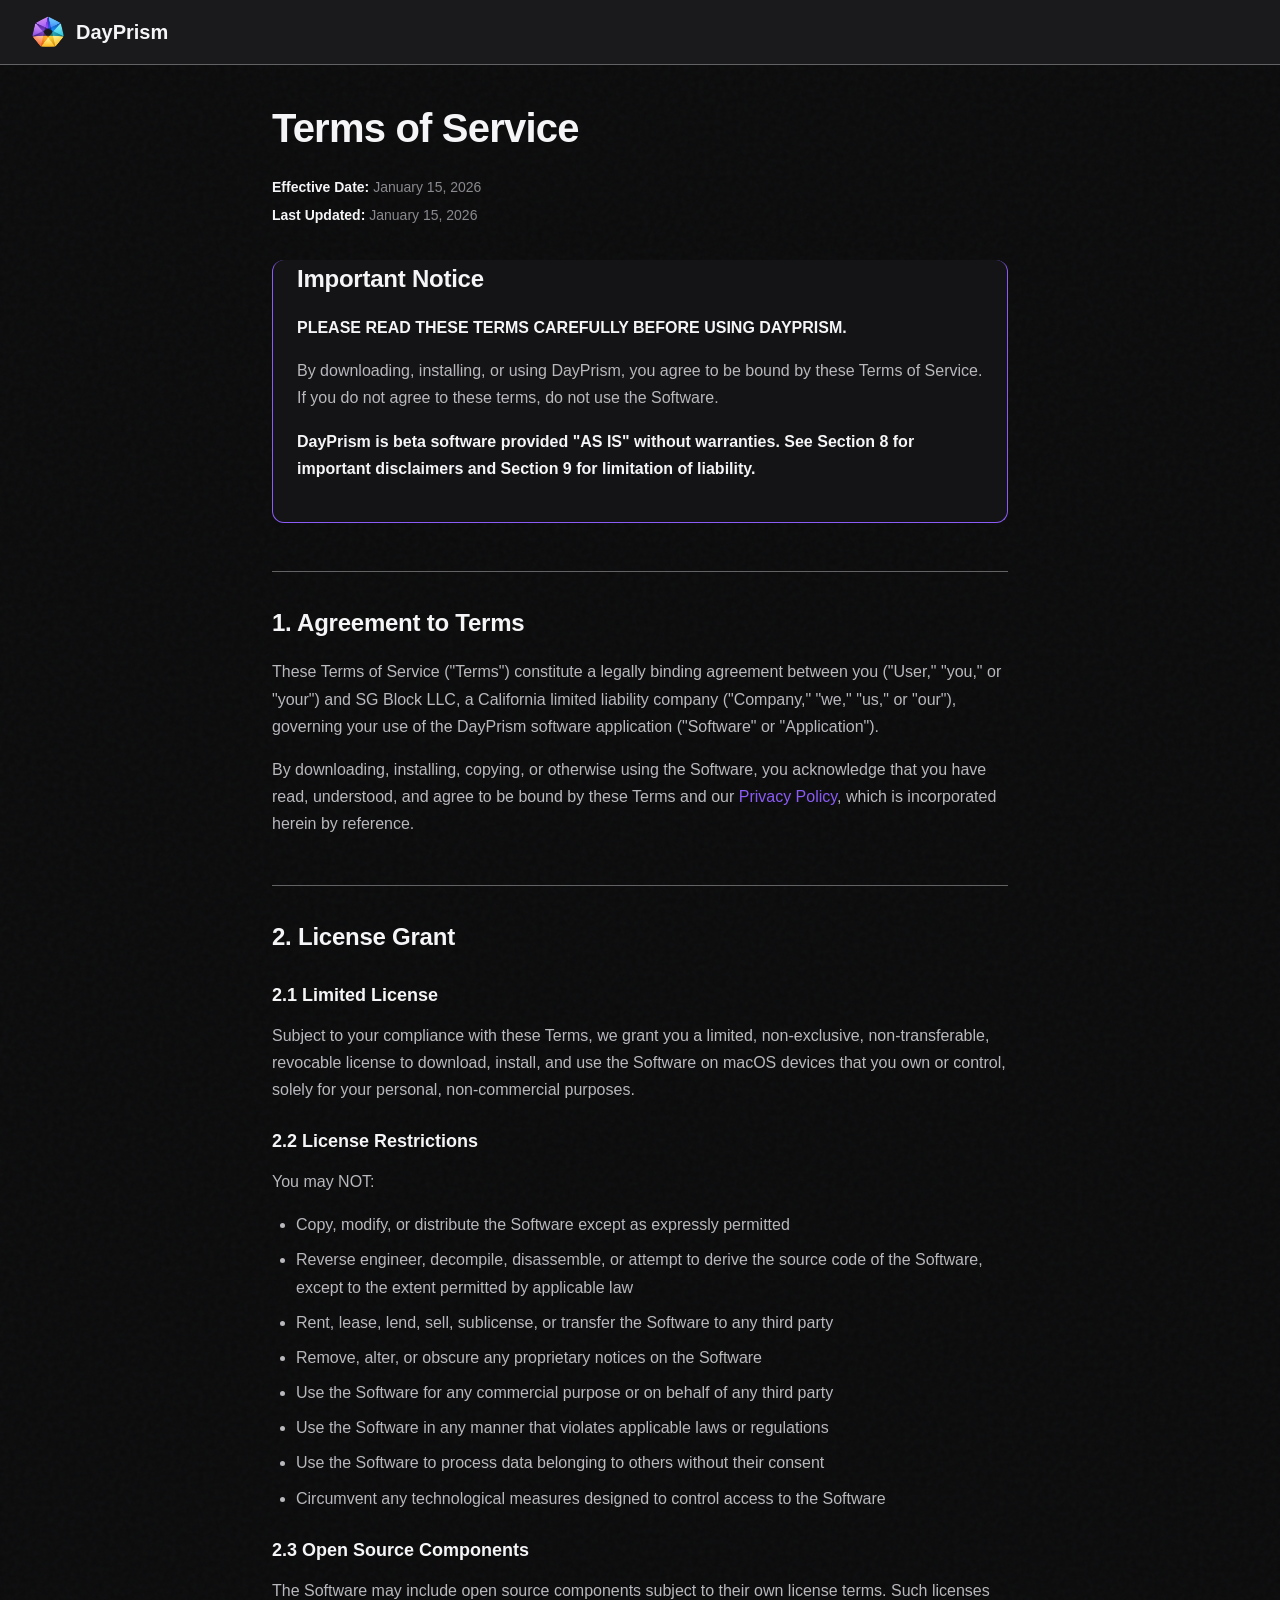
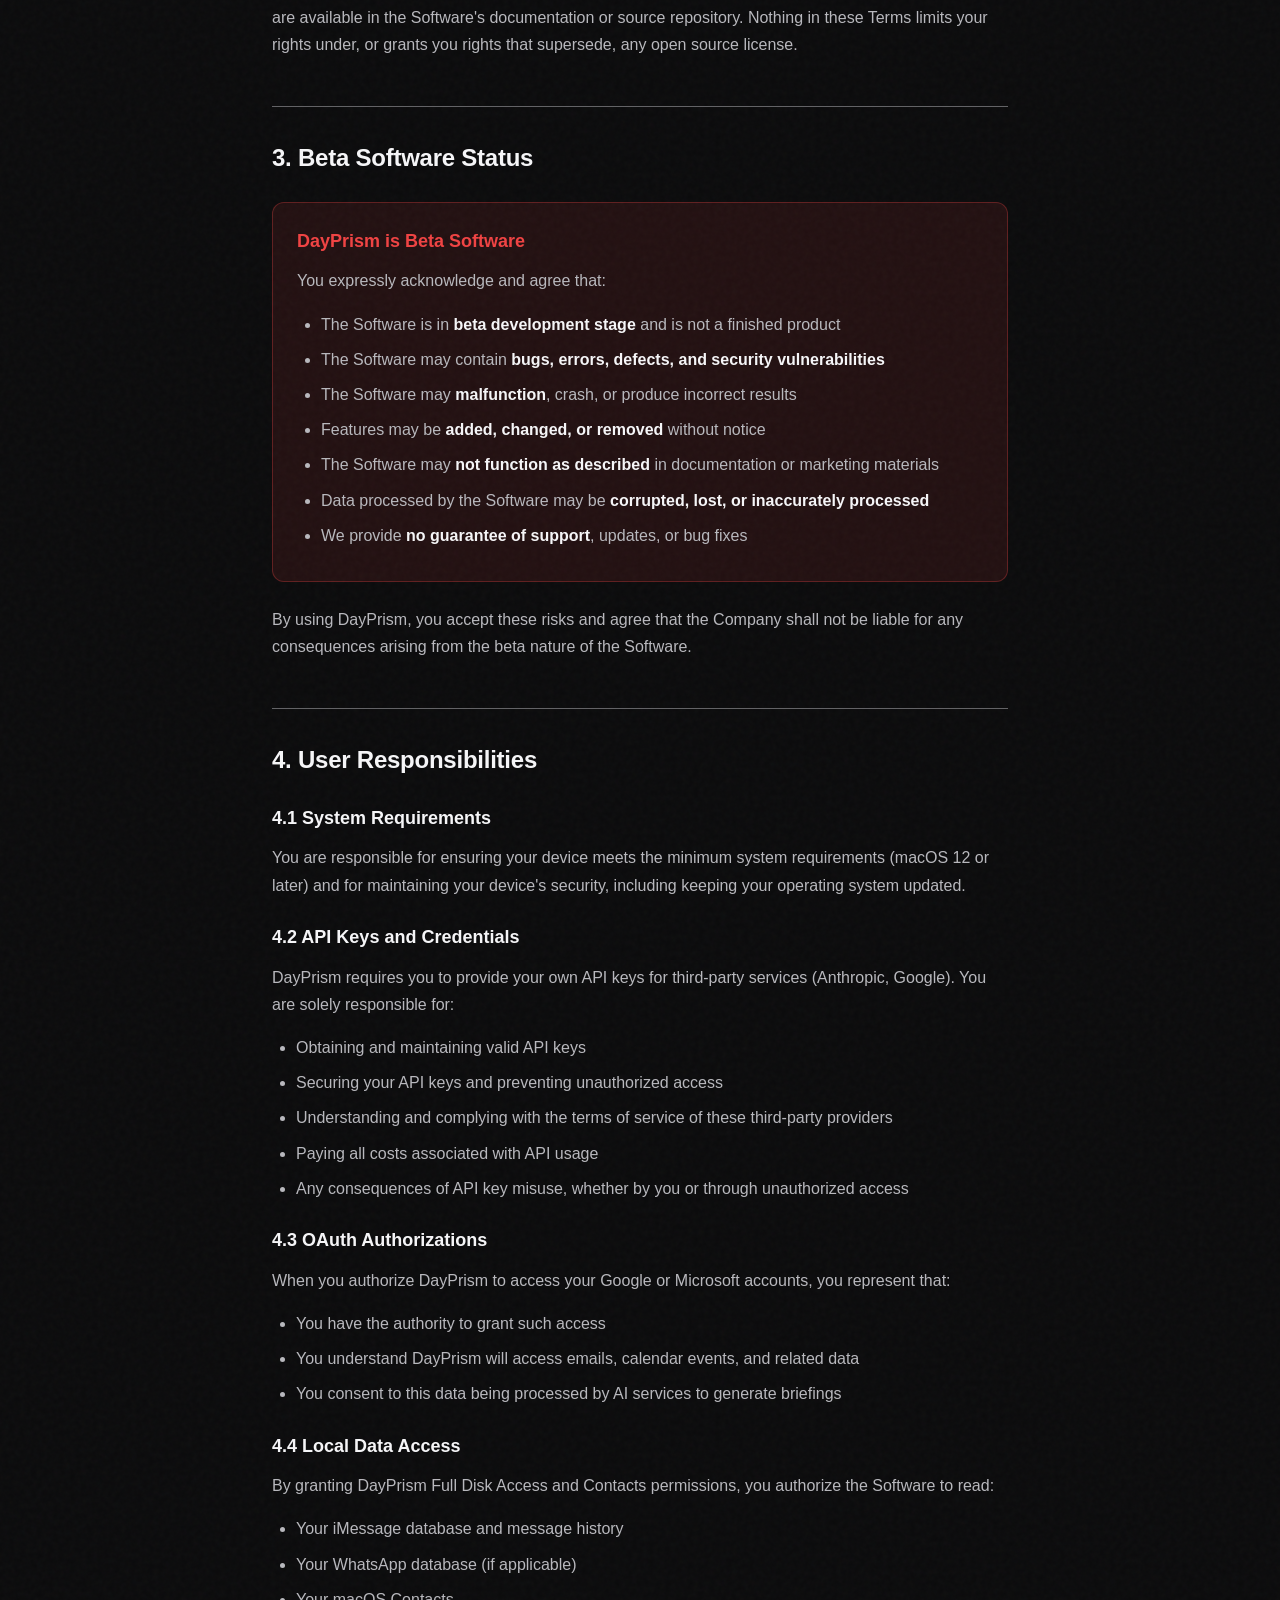
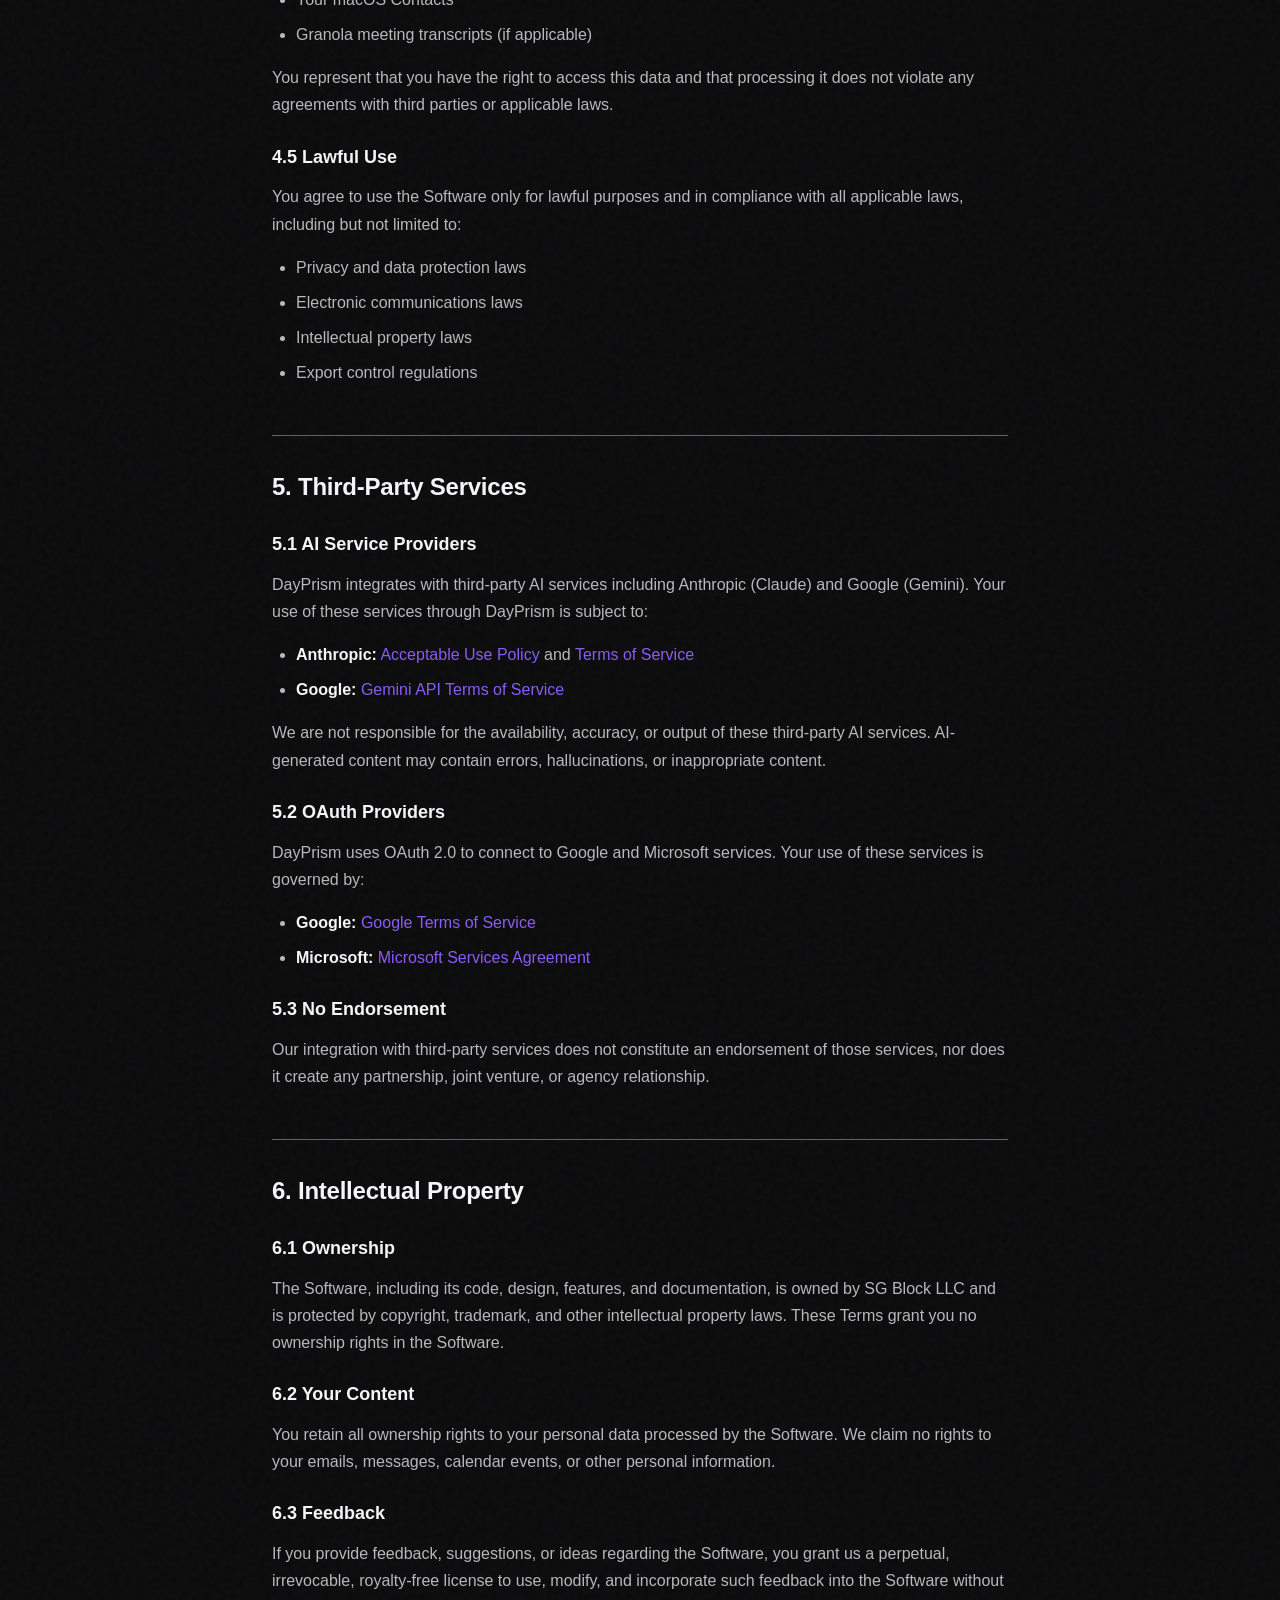
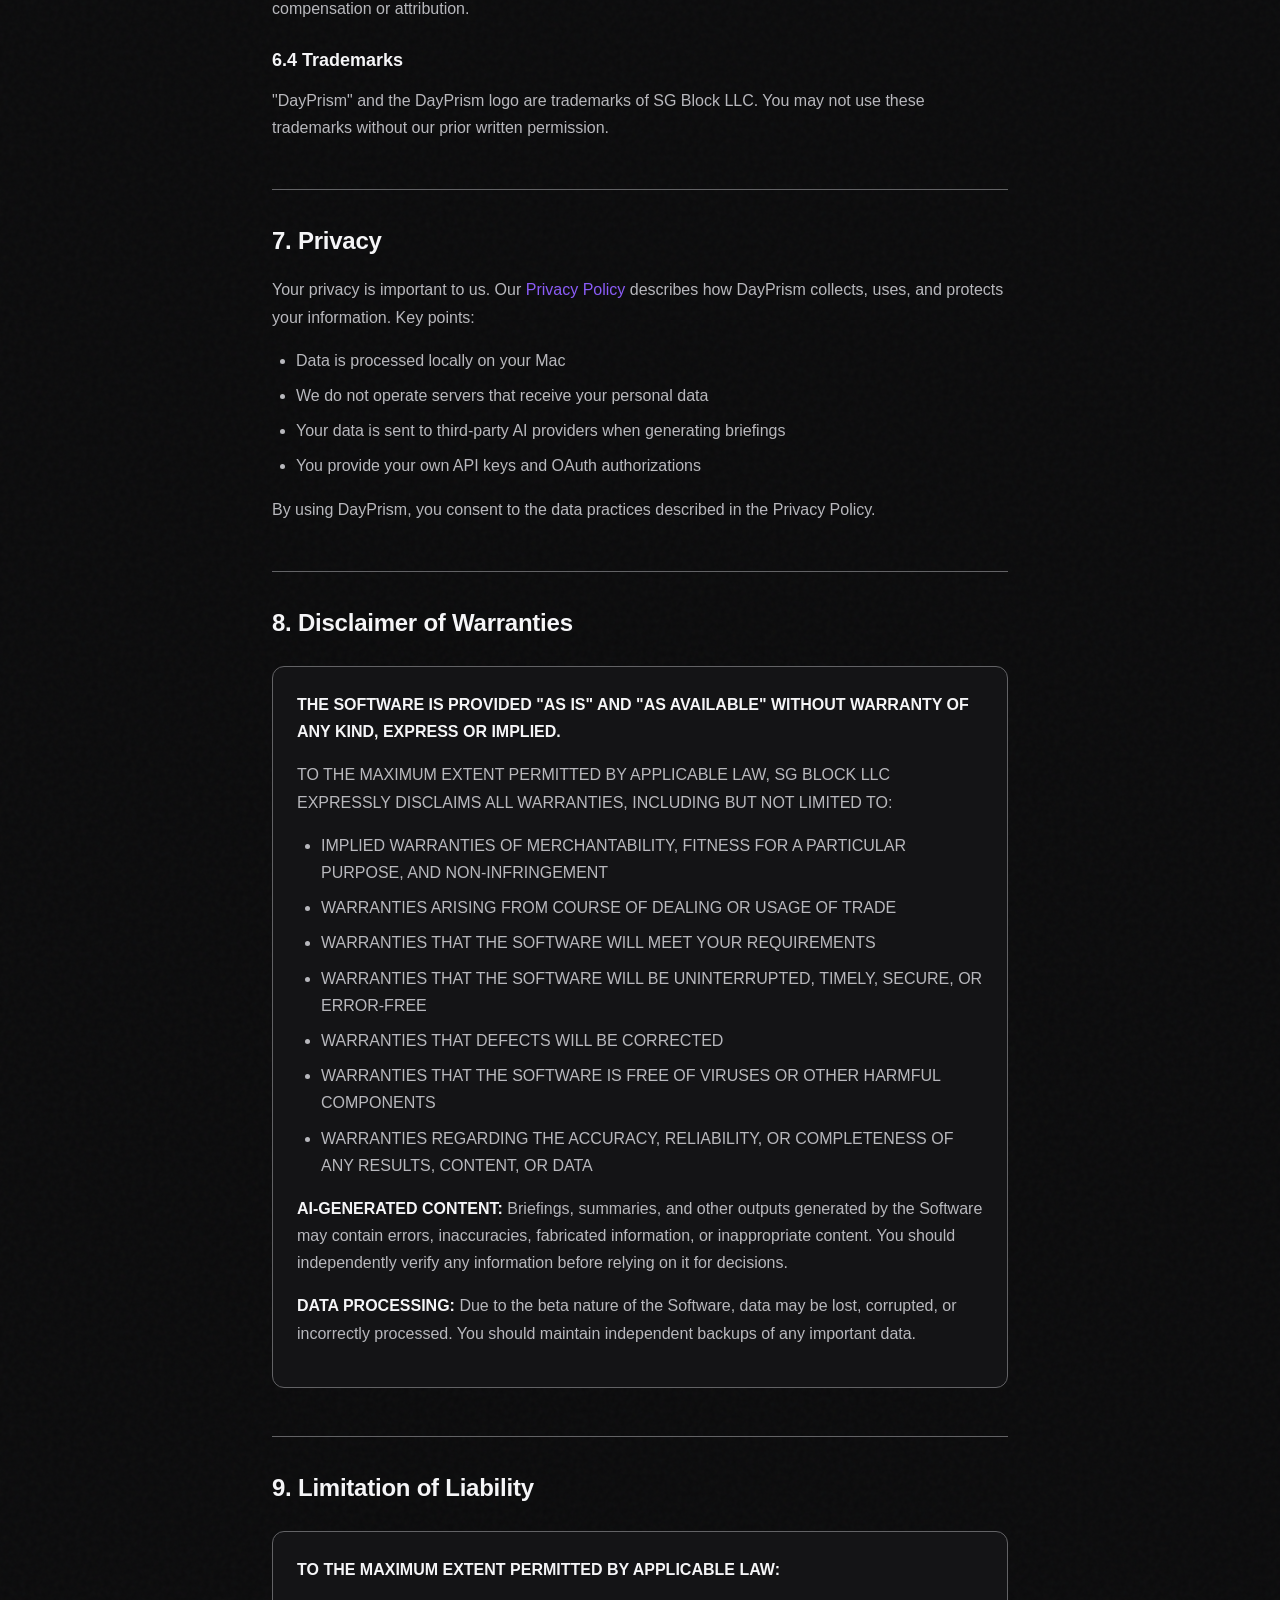
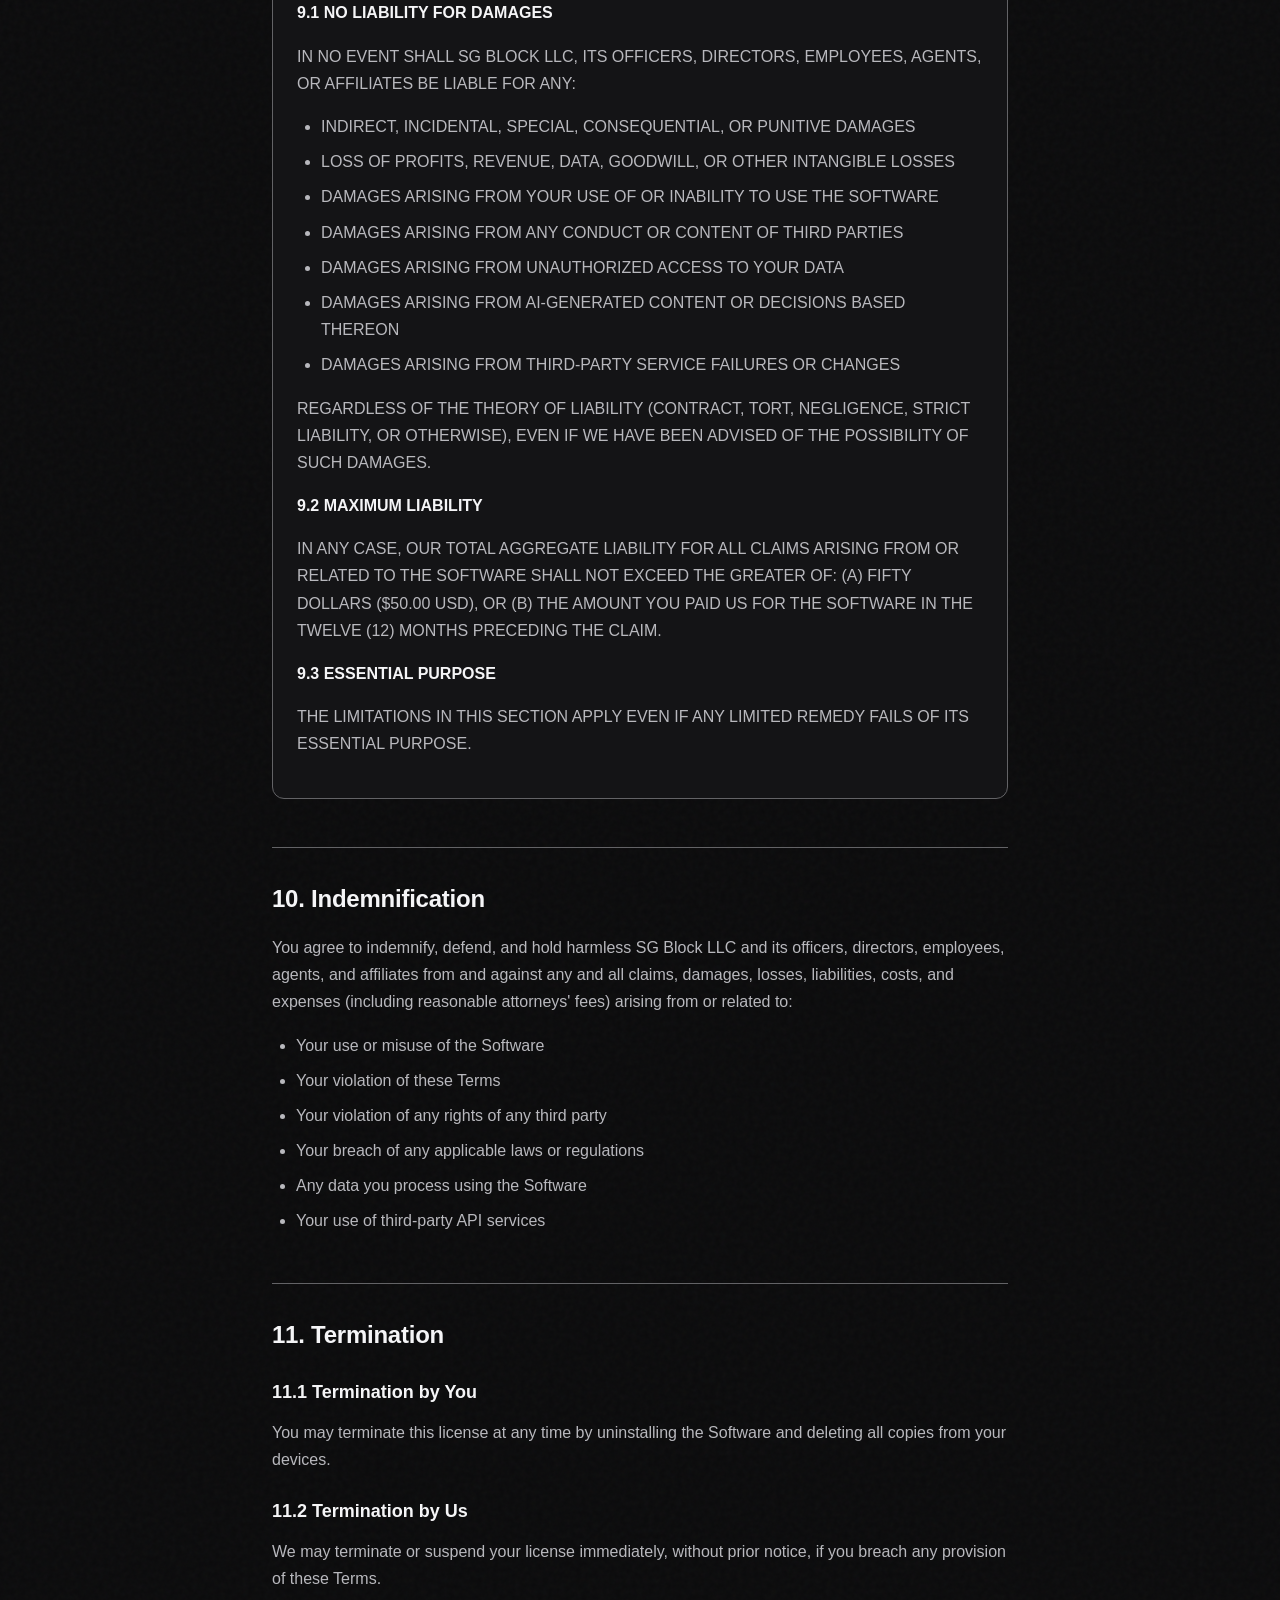
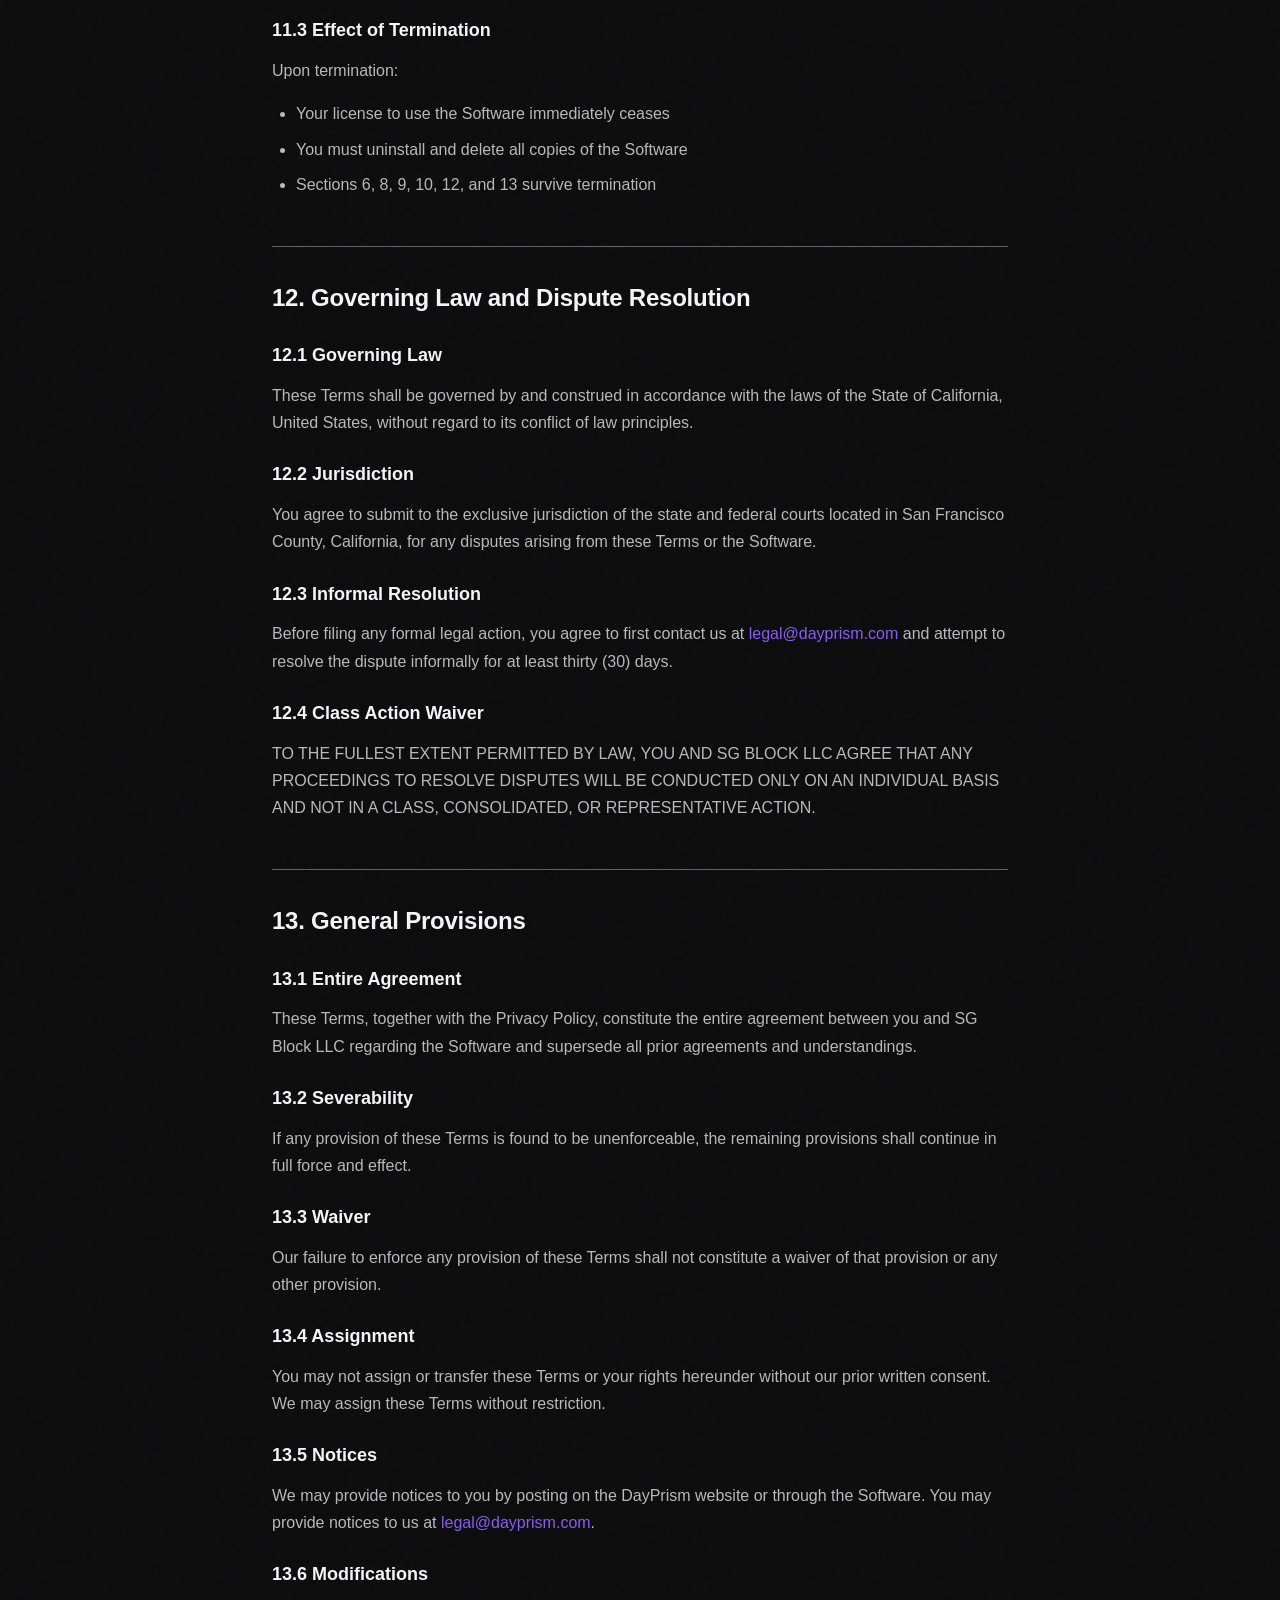
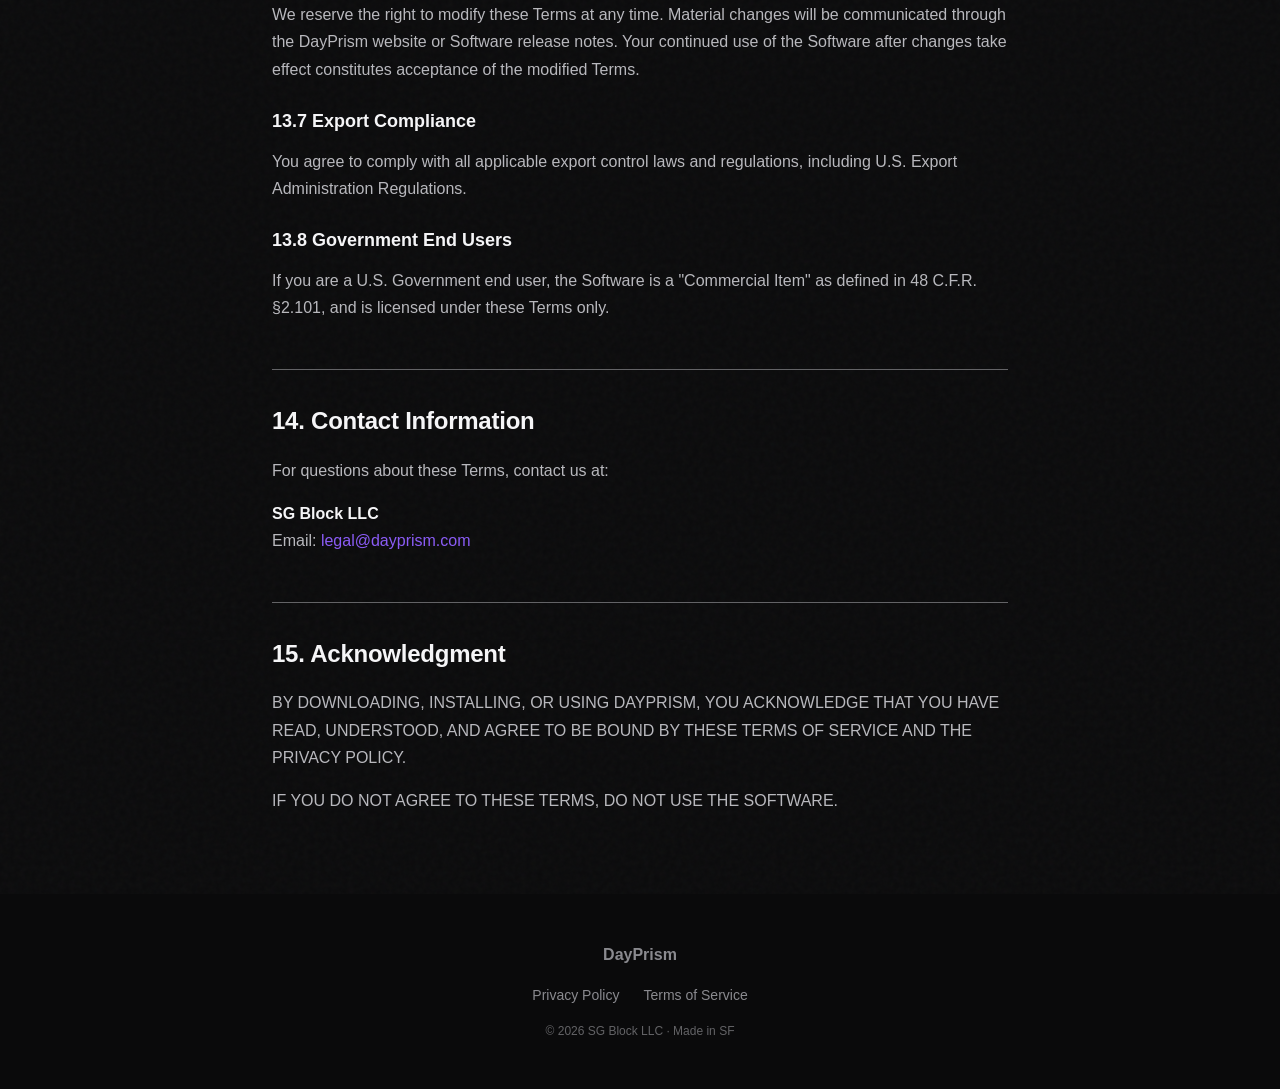
<file: terms.html>
<!DOCTYPE html>
<html lang="en">
<head>
    <meta charset="UTF-8">
    <meta name="viewport" content="width=device-width, initial-scale=1.0">
    <title>Terms of Service - DayPrism</title>
    <meta name="description" content="Terms of Service for DayPrism - AI-Powered Personal Intelligence for Mac">

    <!-- Favicon -->
    <link rel="icon" type="image/png" href="assets/dayprism_transparent.png">

    <!-- Fonts -->
    <link rel="preconnect" href="https://fonts.googleapis.com">
    <link rel="preconnect" href="https://fonts.gstatic.com" crossorigin>
    <link href="https://fonts.googleapis.com/css2?family=Space+Grotesk:wght@400;500;600;700&display=swap" rel="stylesheet">

    <!-- Styles -->
    <link rel="stylesheet" href="css/style.css">
    <link rel="stylesheet" href="css/legal.css">
</head>
<body>
    <!-- Header -->
    <header class="legal-header">
        <a href="index.html" class="legal-logo">
            <img src="assets/dayprism_transparent.png" alt="DayPrism">
            <span>DayPrism</span>
        </a>
    </header>

    <!-- Legal Content -->
    <main class="legal-content">
        <h1>Terms of Service</h1>
        <p class="effective-date"><strong>Effective Date:</strong> January 15, 2026</p>
        <p class="effective-date"><strong>Last Updated:</strong> January 15, 2026</p>

        <section class="important-section">
            <h2>Important Notice</h2>
            <p><strong>PLEASE READ THESE TERMS CAREFULLY BEFORE USING DAYPRISM.</strong></p>
            <p>By downloading, installing, or using DayPrism, you agree to be bound by these Terms of Service. If you do not agree to these terms, do not use the Software.</p>
            <p><strong>DayPrism is beta software provided "AS IS" without warranties. See Section 8 for important disclaimers and Section 9 for limitation of liability.</strong></p>
        </section>

        <section>
            <h2>1. Agreement to Terms</h2>
            <p>These Terms of Service ("Terms") constitute a legally binding agreement between you ("User," "you," or "your") and SG Block LLC, a California limited liability company ("Company," "we," "us," or "our"), governing your use of the DayPrism software application ("Software" or "Application").</p>
            <p>By downloading, installing, copying, or otherwise using the Software, you acknowledge that you have read, understood, and agree to be bound by these Terms and our <a href="privacy.html">Privacy Policy</a>, which is incorporated herein by reference.</p>
        </section>

        <section>
            <h2>2. License Grant</h2>
            <h3>2.1 Limited License</h3>
            <p>Subject to your compliance with these Terms, we grant you a limited, non-exclusive, non-transferable, revocable license to download, install, and use the Software on macOS devices that you own or control, solely for your personal, non-commercial purposes.</p>

            <h3>2.2 License Restrictions</h3>
            <p>You may NOT:</p>
            <ul>
                <li>Copy, modify, or distribute the Software except as expressly permitted</li>
                <li>Reverse engineer, decompile, disassemble, or attempt to derive the source code of the Software, except to the extent permitted by applicable law</li>
                <li>Rent, lease, lend, sell, sublicense, or transfer the Software to any third party</li>
                <li>Remove, alter, or obscure any proprietary notices on the Software</li>
                <li>Use the Software for any commercial purpose or on behalf of any third party</li>
                <li>Use the Software in any manner that violates applicable laws or regulations</li>
                <li>Use the Software to process data belonging to others without their consent</li>
                <li>Circumvent any technological measures designed to control access to the Software</li>
            </ul>

            <h3>2.3 Open Source Components</h3>
            <p>The Software may include open source components subject to their own license terms. Such licenses are available in the Software's documentation or source repository. Nothing in these Terms limits your rights under, or grants you rights that supersede, any open source license.</p>
        </section>

        <section>
            <h2>3. Beta Software Status</h2>
            <div class="warning-box">
                <h3>DayPrism is Beta Software</h3>
                <p>You expressly acknowledge and agree that:</p>
                <ul>
                    <li>The Software is in <strong>beta development stage</strong> and is not a finished product</li>
                    <li>The Software may contain <strong>bugs, errors, defects, and security vulnerabilities</strong></li>
                    <li>The Software may <strong>malfunction</strong>, crash, or produce incorrect results</li>
                    <li>Features may be <strong>added, changed, or removed</strong> without notice</li>
                    <li>The Software may <strong>not function as described</strong> in documentation or marketing materials</li>
                    <li>Data processed by the Software may be <strong>corrupted, lost, or inaccurately processed</strong></li>
                    <li>We provide <strong>no guarantee of support</strong>, updates, or bug fixes</li>
                </ul>
            </div>
            <p>By using DayPrism, you accept these risks and agree that the Company shall not be liable for any consequences arising from the beta nature of the Software.</p>
        </section>

        <section>
            <h2>4. User Responsibilities</h2>
            <h3>4.1 System Requirements</h3>
            <p>You are responsible for ensuring your device meets the minimum system requirements (macOS 12 or later) and for maintaining your device's security, including keeping your operating system updated.</p>

            <h3>4.2 API Keys and Credentials</h3>
            <p>DayPrism requires you to provide your own API keys for third-party services (Anthropic, Google). You are solely responsible for:</p>
            <ul>
                <li>Obtaining and maintaining valid API keys</li>
                <li>Securing your API keys and preventing unauthorized access</li>
                <li>Understanding and complying with the terms of service of these third-party providers</li>
                <li>Paying all costs associated with API usage</li>
                <li>Any consequences of API key misuse, whether by you or through unauthorized access</li>
            </ul>

            <h3>4.3 OAuth Authorizations</h3>
            <p>When you authorize DayPrism to access your Google or Microsoft accounts, you represent that:</p>
            <ul>
                <li>You have the authority to grant such access</li>
                <li>You understand DayPrism will access emails, calendar events, and related data</li>
                <li>You consent to this data being processed by AI services to generate briefings</li>
            </ul>

            <h3>4.4 Local Data Access</h3>
            <p>By granting DayPrism Full Disk Access and Contacts permissions, you authorize the Software to read:</p>
            <ul>
                <li>Your iMessage database and message history</li>
                <li>Your WhatsApp database (if applicable)</li>
                <li>Your macOS Contacts</li>
                <li>Granola meeting transcripts (if applicable)</li>
            </ul>
            <p>You represent that you have the right to access this data and that processing it does not violate any agreements with third parties or applicable laws.</p>

            <h3>4.5 Lawful Use</h3>
            <p>You agree to use the Software only for lawful purposes and in compliance with all applicable laws, including but not limited to:</p>
            <ul>
                <li>Privacy and data protection laws</li>
                <li>Electronic communications laws</li>
                <li>Intellectual property laws</li>
                <li>Export control regulations</li>
            </ul>
        </section>

        <section>
            <h2>5. Third-Party Services</h2>
            <h3>5.1 AI Service Providers</h3>
            <p>DayPrism integrates with third-party AI services including Anthropic (Claude) and Google (Gemini). Your use of these services through DayPrism is subject to:</p>
            <ul>
                <li><strong>Anthropic:</strong> <a href="https://www.anthropic.com/legal/aup" target="_blank" rel="noopener">Acceptable Use Policy</a> and <a href="https://www.anthropic.com/legal/consumer-terms" target="_blank" rel="noopener">Terms of Service</a></li>
                <li><strong>Google:</strong> <a href="https://ai.google.dev/terms" target="_blank" rel="noopener">Gemini API Terms of Service</a></li>
            </ul>
            <p>We are not responsible for the availability, accuracy, or output of these third-party AI services. AI-generated content may contain errors, hallucinations, or inappropriate content.</p>

            <h3>5.2 OAuth Providers</h3>
            <p>DayPrism uses OAuth 2.0 to connect to Google and Microsoft services. Your use of these services is governed by:</p>
            <ul>
                <li><strong>Google:</strong> <a href="https://policies.google.com/terms" target="_blank" rel="noopener">Google Terms of Service</a></li>
                <li><strong>Microsoft:</strong> <a href="https://www.microsoft.com/en-us/servicesagreement" target="_blank" rel="noopener">Microsoft Services Agreement</a></li>
            </ul>

            <h3>5.3 No Endorsement</h3>
            <p>Our integration with third-party services does not constitute an endorsement of those services, nor does it create any partnership, joint venture, or agency relationship.</p>
        </section>

        <section>
            <h2>6. Intellectual Property</h2>
            <h3>6.1 Ownership</h3>
            <p>The Software, including its code, design, features, and documentation, is owned by SG Block LLC and is protected by copyright, trademark, and other intellectual property laws. These Terms grant you no ownership rights in the Software.</p>

            <h3>6.2 Your Content</h3>
            <p>You retain all ownership rights to your personal data processed by the Software. We claim no rights to your emails, messages, calendar events, or other personal information.</p>

            <h3>6.3 Feedback</h3>
            <p>If you provide feedback, suggestions, or ideas regarding the Software, you grant us a perpetual, irrevocable, royalty-free license to use, modify, and incorporate such feedback into the Software without compensation or attribution.</p>

            <h3>6.4 Trademarks</h3>
            <p>"DayPrism" and the DayPrism logo are trademarks of SG Block LLC. You may not use these trademarks without our prior written permission.</p>
        </section>

        <section>
            <h2>7. Privacy</h2>
            <p>Your privacy is important to us. Our <a href="privacy.html">Privacy Policy</a> describes how DayPrism collects, uses, and protects your information. Key points:</p>
            <ul>
                <li>Data is processed locally on your Mac</li>
                <li>We do not operate servers that receive your personal data</li>
                <li>Your data is sent to third-party AI providers when generating briefings</li>
                <li>You provide your own API keys and OAuth authorizations</li>
            </ul>
            <p>By using DayPrism, you consent to the data practices described in the Privacy Policy.</p>
        </section>

        <section>
            <h2>8. Disclaimer of Warranties</h2>
            <div class="legal-disclaimer">
                <p><strong>THE SOFTWARE IS PROVIDED "AS IS" AND "AS AVAILABLE" WITHOUT WARRANTY OF ANY KIND, EXPRESS OR IMPLIED.</strong></p>
                <p>TO THE MAXIMUM EXTENT PERMITTED BY APPLICABLE LAW, SG BLOCK LLC EXPRESSLY DISCLAIMS ALL WARRANTIES, INCLUDING BUT NOT LIMITED TO:</p>
                <ul>
                    <li>IMPLIED WARRANTIES OF MERCHANTABILITY, FITNESS FOR A PARTICULAR PURPOSE, AND NON-INFRINGEMENT</li>
                    <li>WARRANTIES ARISING FROM COURSE OF DEALING OR USAGE OF TRADE</li>
                    <li>WARRANTIES THAT THE SOFTWARE WILL MEET YOUR REQUIREMENTS</li>
                    <li>WARRANTIES THAT THE SOFTWARE WILL BE UNINTERRUPTED, TIMELY, SECURE, OR ERROR-FREE</li>
                    <li>WARRANTIES THAT DEFECTS WILL BE CORRECTED</li>
                    <li>WARRANTIES THAT THE SOFTWARE IS FREE OF VIRUSES OR OTHER HARMFUL COMPONENTS</li>
                    <li>WARRANTIES REGARDING THE ACCURACY, RELIABILITY, OR COMPLETENESS OF ANY RESULTS, CONTENT, OR DATA</li>
                </ul>
                <p><strong>AI-GENERATED CONTENT:</strong> Briefings, summaries, and other outputs generated by the Software may contain errors, inaccuracies, fabricated information, or inappropriate content. You should independently verify any information before relying on it for decisions.</p>
                <p><strong>DATA PROCESSING:</strong> Due to the beta nature of the Software, data may be lost, corrupted, or incorrectly processed. You should maintain independent backups of any important data.</p>
            </div>
        </section>

        <section>
            <h2>9. Limitation of Liability</h2>
            <div class="legal-disclaimer">
                <p><strong>TO THE MAXIMUM EXTENT PERMITTED BY APPLICABLE LAW:</strong></p>
                <p><strong>9.1 NO LIABILITY FOR DAMAGES</strong></p>
                <p>IN NO EVENT SHALL SG BLOCK LLC, ITS OFFICERS, DIRECTORS, EMPLOYEES, AGENTS, OR AFFILIATES BE LIABLE FOR ANY:</p>
                <ul>
                    <li>INDIRECT, INCIDENTAL, SPECIAL, CONSEQUENTIAL, OR PUNITIVE DAMAGES</li>
                    <li>LOSS OF PROFITS, REVENUE, DATA, GOODWILL, OR OTHER INTANGIBLE LOSSES</li>
                    <li>DAMAGES ARISING FROM YOUR USE OF OR INABILITY TO USE THE SOFTWARE</li>
                    <li>DAMAGES ARISING FROM ANY CONDUCT OR CONTENT OF THIRD PARTIES</li>
                    <li>DAMAGES ARISING FROM UNAUTHORIZED ACCESS TO YOUR DATA</li>
                    <li>DAMAGES ARISING FROM AI-GENERATED CONTENT OR DECISIONS BASED THEREON</li>
                    <li>DAMAGES ARISING FROM THIRD-PARTY SERVICE FAILURES OR CHANGES</li>
                </ul>
                <p>REGARDLESS OF THE THEORY OF LIABILITY (CONTRACT, TORT, NEGLIGENCE, STRICT LIABILITY, OR OTHERWISE), EVEN IF WE HAVE BEEN ADVISED OF THE POSSIBILITY OF SUCH DAMAGES.</p>

                <p><strong>9.2 MAXIMUM LIABILITY</strong></p>
                <p>IN ANY CASE, OUR TOTAL AGGREGATE LIABILITY FOR ALL CLAIMS ARISING FROM OR RELATED TO THE SOFTWARE SHALL NOT EXCEED THE GREATER OF: (A) FIFTY DOLLARS ($50.00 USD), OR (B) THE AMOUNT YOU PAID US FOR THE SOFTWARE IN THE TWELVE (12) MONTHS PRECEDING THE CLAIM.</p>

                <p><strong>9.3 ESSENTIAL PURPOSE</strong></p>
                <p>THE LIMITATIONS IN THIS SECTION APPLY EVEN IF ANY LIMITED REMEDY FAILS OF ITS ESSENTIAL PURPOSE.</p>
            </div>
        </section>

        <section>
            <h2>10. Indemnification</h2>
            <p>You agree to indemnify, defend, and hold harmless SG Block LLC and its officers, directors, employees, agents, and affiliates from and against any and all claims, damages, losses, liabilities, costs, and expenses (including reasonable attorneys' fees) arising from or related to:</p>
            <ul>
                <li>Your use or misuse of the Software</li>
                <li>Your violation of these Terms</li>
                <li>Your violation of any rights of any third party</li>
                <li>Your breach of any applicable laws or regulations</li>
                <li>Any data you process using the Software</li>
                <li>Your use of third-party API services</li>
            </ul>
        </section>

        <section>
            <h2>11. Termination</h2>
            <h3>11.1 Termination by You</h3>
            <p>You may terminate this license at any time by uninstalling the Software and deleting all copies from your devices.</p>

            <h3>11.2 Termination by Us</h3>
            <p>We may terminate or suspend your license immediately, without prior notice, if you breach any provision of these Terms.</p>

            <h3>11.3 Effect of Termination</h3>
            <p>Upon termination:</p>
            <ul>
                <li>Your license to use the Software immediately ceases</li>
                <li>You must uninstall and delete all copies of the Software</li>
                <li>Sections 6, 8, 9, 10, 12, and 13 survive termination</li>
            </ul>
        </section>

        <section>
            <h2>12. Governing Law and Dispute Resolution</h2>
            <h3>12.1 Governing Law</h3>
            <p>These Terms shall be governed by and construed in accordance with the laws of the State of California, United States, without regard to its conflict of law principles.</p>

            <h3>12.2 Jurisdiction</h3>
            <p>You agree to submit to the exclusive jurisdiction of the state and federal courts located in San Francisco County, California, for any disputes arising from these Terms or the Software.</p>

            <h3>12.3 Informal Resolution</h3>
            <p>Before filing any formal legal action, you agree to first contact us at <a href="mailto:legal@dayprism.com">legal@dayprism.com</a> and attempt to resolve the dispute informally for at least thirty (30) days.</p>

            <h3>12.4 Class Action Waiver</h3>
            <p>TO THE FULLEST EXTENT PERMITTED BY LAW, YOU AND SG BLOCK LLC AGREE THAT ANY PROCEEDINGS TO RESOLVE DISPUTES WILL BE CONDUCTED ONLY ON AN INDIVIDUAL BASIS AND NOT IN A CLASS, CONSOLIDATED, OR REPRESENTATIVE ACTION.</p>
        </section>

        <section>
            <h2>13. General Provisions</h2>
            <h3>13.1 Entire Agreement</h3>
            <p>These Terms, together with the Privacy Policy, constitute the entire agreement between you and SG Block LLC regarding the Software and supersede all prior agreements and understandings.</p>

            <h3>13.2 Severability</h3>
            <p>If any provision of these Terms is found to be unenforceable, the remaining provisions shall continue in full force and effect.</p>

            <h3>13.3 Waiver</h3>
            <p>Our failure to enforce any provision of these Terms shall not constitute a waiver of that provision or any other provision.</p>

            <h3>13.4 Assignment</h3>
            <p>You may not assign or transfer these Terms or your rights hereunder without our prior written consent. We may assign these Terms without restriction.</p>

            <h3>13.5 Notices</h3>
            <p>We may provide notices to you by posting on the DayPrism website or through the Software. You may provide notices to us at <a href="mailto:legal@dayprism.com">legal@dayprism.com</a>.</p>

            <h3>13.6 Modifications</h3>
            <p>We reserve the right to modify these Terms at any time. Material changes will be communicated through the DayPrism website or Software release notes. Your continued use of the Software after changes take effect constitutes acceptance of the modified Terms.</p>

            <h3>13.7 Export Compliance</h3>
            <p>You agree to comply with all applicable export control laws and regulations, including U.S. Export Administration Regulations.</p>

            <h3>13.8 Government End Users</h3>
            <p>If you are a U.S. Government end user, the Software is a "Commercial Item" as defined in 48 C.F.R. §2.101, and is licensed under these Terms only.</p>
        </section>

        <section>
            <h2>14. Contact Information</h2>
            <p>For questions about these Terms, contact us at:</p>
            <p>
                <strong>SG Block LLC</strong><br>
                Email: <a href="mailto:legal@dayprism.com">legal@dayprism.com</a>
            </p>
        </section>

        <section>
            <h2>15. Acknowledgment</h2>
            <p>BY DOWNLOADING, INSTALLING, OR USING DAYPRISM, YOU ACKNOWLEDGE THAT YOU HAVE READ, UNDERSTOOD, AND AGREE TO BE BOUND BY THESE TERMS OF SERVICE AND THE PRIVACY POLICY.</p>
            <p>IF YOU DO NOT AGREE TO THESE TERMS, DO NOT USE THE SOFTWARE.</p>
        </section>
    </main>

    <!-- Footer -->
    <footer class="footer">
        <span class="footer-wordmark">DayPrism</span>
        <nav class="footer-links">
            <a href="privacy.html">Privacy Policy</a>
            <a href="terms.html">Terms of Service</a>
        </nav>
        <span class="footer-copyright">© 2026 SG Block LLC · Made in SF</span>
    </footer>
</body>
</html>
</file>
<file: css/style.css>
/* DayPrism Landing Page Styles - Bold Maximalist */

:root {
    /* Prismatic Core Colors - extracted from logo */
    --prism-violet: #8B5CF6;
    --prism-violet-deep: #7C3AED;
    --prism-violet-light: #A78BFA;
    --prism-blue: #3B82F6;
    --prism-blue-light: #60A5FA;
    --prism-cyan: #06B6D4;
    --prism-cyan-light: #22D3EE;
    --prism-teal: #14B8A6;
    --prism-gold: #F59E0B;
    --prism-gold-light: #FBBF24;
    --prism-orange: #F97316;
    --prism-orange-light: #FB923C;
    --prism-pink: #EC4899;
    --prism-magenta: #D946EF;

    /* Background Colors - deeper for contrast */
    --bg-primary: #0A0A0B;
    --bg-secondary: #141416;
    --bg-tertiary: #1E1E21;
    --bg-elevated: #242428;

    /* Text Colors */
    --text-primary: #F5F5F7;
    --text-secondary: #B8B8BD;
    --text-tertiary: #8A8A8F;
    --text-quaternary: #636366;

    /* Prismatic Gradients */
    --gradient-prismatic: linear-gradient(
        135deg,
        var(--prism-violet) 0%,
        var(--prism-blue) 25%,
        var(--prism-cyan) 50%,
        var(--prism-gold) 75%,
        var(--prism-orange) 100%
    );

    --gradient-prismatic-reverse: linear-gradient(
        135deg,
        var(--prism-orange) 0%,
        var(--prism-gold) 25%,
        var(--prism-cyan) 50%,
        var(--prism-blue) 75%,
        var(--prism-violet) 100%
    );

    --gradient-violet-cyan: linear-gradient(135deg, var(--prism-violet) 0%, var(--prism-cyan) 100%);
    --gradient-cyan-gold: linear-gradient(135deg, var(--prism-cyan) 0%, var(--prism-gold) 100%);
    --gradient-gold-orange: linear-gradient(135deg, var(--prism-gold) 0%, var(--prism-orange) 100%);
    --gradient-violet-pink: linear-gradient(135deg, var(--prism-violet) 0%, var(--prism-pink) 100%);

    /* Glassmorphism */
    --glass-bg: rgba(20, 20, 22, 0.7);
    --glass-border: rgba(255, 255, 255, 0.1);
    --glass-border-colored: rgba(139, 92, 246, 0.3);

    /* Typography */
    --font-display: 'Clash Display', -apple-system, BlinkMacSystemFont, sans-serif;
    --font-body: 'Satoshi', -apple-system, BlinkMacSystemFont, 'Segoe UI', Roboto, sans-serif;

    /* Border Radius */
    --radius-sm: 8px;
    --radius-md: 12px;
    --radius-lg: 16px;
    --radius-xl: 24px;
    --radius-2xl: 32px;
}

* {
    margin: 0;
    padding: 0;
    box-sizing: border-box;
}

html {
    scroll-behavior: smooth;
}

body {
    font-family: var(--font-body);
    background: var(--bg-primary);
    color: var(--text-primary);
    line-height: 1.6;
    overflow-x: hidden;
    /* Subtle noise texture for depth */
    background-image: url("data:image/svg+xml,%3Csvg viewBox='0 0 256 256' xmlns='http://www.w3.org/2000/svg'%3E%3Cfilter id='noise'%3E%3CfeTurbulence type='fractalNoise' baseFrequency='0.9' numOctaves='4' stitchTiles='stitch'/%3E%3C/filter%3E%3Crect width='100%25' height='100%25' filter='url(%23noise)' opacity='0.03'/%3E%3C/svg%3E");
}

/* Sticky Navigation */
.sticky-nav {
    position: fixed;
    top: 0;
    left: 0;
    right: 0;
    z-index: 1000;
    padding: 0.75rem 2rem;
    background: rgba(10, 10, 11, 0);
    backdrop-filter: blur(0px);
    -webkit-backdrop-filter: blur(0px);
    border-bottom: 1px solid transparent;
    transition: all 0.3s ease;
    transform: translateY(-100%);
    opacity: 0;
}

.sticky-nav.visible {
    transform: translateY(0);
    opacity: 1;
    background: rgba(10, 10, 11, 0.85);
    backdrop-filter: blur(20px);
    -webkit-backdrop-filter: blur(20px);
    border-bottom: 1px solid rgba(255, 255, 255, 0.08);
}

.nav-content {
    max-width: 1200px;
    margin: 0 auto;
    display: flex;
    justify-content: space-between;
    align-items: center;
}

.nav-logo {
    display: flex;
    align-items: center;
    gap: 0.5rem;
    text-decoration: none;
}

.nav-logo-img {
    width: 28px;
    height: 28px;
}

.nav-logo-text {
    font-family: var(--font-display);
    font-size: 1.125rem;
    font-weight: 600;
    background: var(--gradient-prismatic);
    -webkit-background-clip: text;
    -webkit-text-fill-color: transparent;
    background-clip: text;
}

.nav-links {
    display: flex;
    align-items: center;
    gap: 2rem;
}

.nav-link {
    font-family: var(--font-body);
    font-size: 0.875rem;
    font-weight: 500;
    color: var(--text-secondary);
    text-decoration: none;
    transition: color 0.2s ease;
}

.nav-link:hover {
    color: var(--text-primary);
}

.nav-cta {
    font-family: var(--font-display);
    font-size: 0.875rem;
    font-weight: 600;
    color: white;
    background: var(--prism-violet);
    padding: 0.5rem 1rem;
    border-radius: var(--radius-sm);
    text-decoration: none;
    transition: all 0.2s ease;
}

.nav-cta:hover {
    background: var(--prism-violet-deep);
    transform: translateY(-1px);
}

/* Section Header */
.section-header {
    font-family: var(--font-display);
    font-size: clamp(1.25rem, 3vw, 1.5rem);
    font-weight: 500;
    color: var(--text-tertiary);
    text-align: center;
    padding-top: 2rem;
    margin-bottom: -1rem;
    letter-spacing: 0.05em;
    text-transform: uppercase;
}

/* Hero Section */
.hero {
    min-height: 100vh;
    display: flex;
    flex-direction: column;
    justify-content: center;
    align-items: center;
    text-align: center;
    padding: 2rem;
    position: relative;
    overflow: hidden;
}

/* Gradient mesh overlay */
.hero::before {
    content: '';
    position: absolute;
    inset: 0;
    background:
        radial-gradient(ellipse 80% 50% at 20% 20%, rgba(139, 92, 246, 0.15) 0%, transparent 50%),
        radial-gradient(ellipse 60% 40% at 80% 30%, rgba(6, 182, 212, 0.12) 0%, transparent 50%),
        radial-gradient(ellipse 70% 50% at 70% 80%, rgba(245, 158, 11, 0.1) 0%, transparent 50%),
        radial-gradient(ellipse 50% 30% at 10% 70%, rgba(249, 115, 22, 0.08) 0%, transparent 50%);
    pointer-events: none;
    z-index: 0;
}

/* Animated light rays */
.hero::after {
    content: '';
    position: absolute;
    top: 50%;
    left: 50%;
    width: 200%;
    height: 200%;
    transform: translate(-50%, -50%);
    background: conic-gradient(
        from 0deg at 50% 50%,
        transparent 0deg,
        rgba(139, 92, 246, 0.03) 30deg,
        transparent 60deg,
        rgba(6, 182, 212, 0.03) 120deg,
        transparent 150deg,
        rgba(245, 158, 11, 0.03) 210deg,
        transparent 240deg,
        rgba(249, 115, 22, 0.03) 300deg,
        transparent 330deg
    );
    animation: rotateRays 60s linear infinite;
    pointer-events: none;
    z-index: 0;
}

@keyframes rotateRays {
    from { transform: translate(-50%, -50%) rotate(0deg); }
    to { transform: translate(-50%, -50%) rotate(360deg); }
}

.hero-content {
    max-width: 800px;
    position: relative;
    z-index: 1;
}

.hero-logo {
    width: 80px;
    height: 80px;
    margin-bottom: 1rem;
    filter: drop-shadow(0 0 40px rgba(139, 92, 246, 0.4));
    animation: float 6s ease-in-out infinite;
}

@keyframes float {
    0%, 100% { transform: translateY(0); }
    50% { transform: translateY(-10px); }
}

.hero-wordmark {
    font-family: var(--font-display);
    font-size: 4rem;
    font-weight: 700;
    margin-bottom: 2rem;
    letter-spacing: -0.04em;
    /* Prismatic text gradient */
    background: var(--gradient-prismatic);
    -webkit-background-clip: text;
    -webkit-text-fill-color: transparent;
    background-clip: text;
}

.hero-headline {
    font-family: var(--font-display);
    font-size: clamp(2.5rem, 6vw, 4rem);
    font-weight: 600;
    color: var(--text-primary);
    margin-bottom: 1.5rem;
    letter-spacing: -0.03em;
    line-height: 1.15;
}

.hero-subhead {
    font-family: var(--font-body);
    font-size: 1.25rem;
    font-weight: 400;
    color: var(--text-secondary);
    margin-bottom: 2.5rem;
    line-height: 1.7;
}

.cta-button {
    display: inline-flex;
    align-items: center;
    gap: 0.75rem;
    padding: 1.125rem 2.25rem;
    /* More dramatic gradient with full prismatic range */
    background: linear-gradient(
        135deg,
        var(--prism-violet) 0%,
        var(--prism-blue) 25%,
        var(--prism-cyan) 50%,
        var(--prism-blue) 75%,
        var(--prism-violet) 100%
    );
    background-size: 300% 300%;
    animation: gradientShift 4s ease infinite;
    color: white;
    font-family: var(--font-display);
    font-size: 1.125rem;
    font-weight: 600;
    text-decoration: none;
    border-radius: var(--radius-lg);
    border: none;
    cursor: pointer;
    position: relative;
    overflow: hidden;
    /* Enhanced glow effect */
    box-shadow:
        0 4px 20px rgba(139, 92, 246, 0.4),
        0 0 40px rgba(139, 92, 246, 0.2),
        inset 0 1px 0 rgba(255, 255, 255, 0.2);
    transition: transform 0.3s ease, box-shadow 0.3s ease;
}

/* Shimmer effect */
.cta-button::before {
    content: '';
    position: absolute;
    top: 0;
    left: -100%;
    width: 100%;
    height: 100%;
    background: linear-gradient(
        90deg,
        transparent 0%,
        rgba(255, 255, 255, 0.2) 50%,
        transparent 100%
    );
    animation: shimmer 3s ease-in-out infinite;
}

@keyframes shimmer {
    0%, 100% { left: -100%; }
    50% { left: 100%; }
}

@keyframes gradientShift {
    0%, 100% { background-position: 0% 50%; }
    50% { background-position: 100% 50%; }
}

.cta-button:hover {
    transform: translateY(-3px) scale(1.02);
    box-shadow:
        0 8px 32px rgba(139, 92, 246, 0.5),
        0 0 60px rgba(139, 92, 246, 0.3),
        0 0 80px rgba(6, 182, 212, 0.2),
        inset 0 1px 0 rgba(255, 255, 255, 0.3);
}

.cta-button.large {
    padding: 1.375rem 3rem;
    font-size: 1.375rem;
    border-radius: var(--radius-xl);
}

.apple-icon {
    width: 24px;
    height: 24px;
}

.system-req {
    font-size: 0.875rem;
    color: var(--text-tertiary);
    margin-top: 1rem;
}

.scroll-indicator {
    position: absolute;
    bottom: 2rem;
    display: flex;
    flex-direction: column;
    align-items: center;
    gap: 0.75rem;
}

.scroll-dot {
    width: 24px;
    height: 40px;
    border: 2px solid var(--text-quaternary);
    border-radius: 12px;
    display: flex;
    justify-content: center;
    padding-top: 6px;
}

.scroll-dot-inner {
    width: 4px;
    height: 8px;
    background: var(--prism-violet);
    border-radius: 2px;
    animation: scrollPulse 2s ease-in-out infinite;
}

@keyframes scrollPulse {
    0%, 100% {
        transform: translateY(0);
        opacity: 1;
    }
    50% {
        transform: translateY(12px);
        opacity: 0.4;
    }
}

.scroll-text {
    font-family: var(--font-body);
    font-size: 0.75rem;
    font-weight: 500;
    color: var(--text-quaternary);
    text-transform: uppercase;
    letter-spacing: 0.1em;
}

/* Animation Section */
.animation-section {
    height: 200vh;
    position: relative;
    background:
        linear-gradient(180deg,
            var(--bg-primary) 0%,
            var(--bg-secondary) 30%,
            var(--bg-tertiary) 70%,
            var(--bg-primary) 100%
        );
}

/* Subtle constellation pattern */
.animation-section::before {
    content: '';
    position: absolute;
    inset: 0;
    background-image:
        radial-gradient(circle at 10% 20%, rgba(139, 92, 246, 0.03) 0%, transparent 1px),
        radial-gradient(circle at 30% 60%, rgba(6, 182, 212, 0.03) 0%, transparent 1px),
        radial-gradient(circle at 50% 30%, rgba(245, 158, 11, 0.03) 0%, transparent 1px),
        radial-gradient(circle at 70% 70%, rgba(139, 92, 246, 0.03) 0%, transparent 1px),
        radial-gradient(circle at 90% 40%, rgba(6, 182, 212, 0.03) 0%, transparent 1px),
        radial-gradient(circle at 20% 80%, rgba(249, 115, 22, 0.03) 0%, transparent 1px),
        radial-gradient(circle at 80% 10%, rgba(236, 72, 153, 0.02) 0%, transparent 1px),
        radial-gradient(circle at 40% 90%, rgba(20, 184, 166, 0.02) 0%, transparent 1px);
    background-size: 100px 100px;
    opacity: 0.8;
    pointer-events: none;
    z-index: 0;
}

.animation-container {
    position: sticky;
    top: 0;
    height: 100vh;
    width: 100%;
    display: flex;
    flex-direction: column;
    align-items: center;
    justify-content: center;
    overflow: hidden;
}

/* All elements positioned relative to center */
.sources {
    position: absolute;
    width: 100%;
    height: 100%;
    top: 0;
    left: 0;
}

.source-icon {
    position: absolute;
    display: flex;
    flex-direction: column;
    align-items: center;
    gap: 0.4rem;
    opacity: 1; /* Start visible */
    will-change: transform, opacity;
}

.source-icon svg,
.source-icon img {
    width: 52px;
    height: 52px;
    filter: drop-shadow(0 2px 8px rgba(0, 0, 0, 0.3));
    object-fit: contain;
}

.source-icon span {
    font-size: 0.65rem;
    color: var(--text-secondary);
    font-weight: 500;
    white-space: nowrap;
}

/* Prism in exact center */
.prism-container {
    position: absolute;
    top: 50%;
    left: 50%;
    transform: translate(-50%, -50%);
    display: flex;
    justify-content: center;
    align-items: center;
    opacity: 0;
    z-index: 10;
}

.prism-logo {
    width: 120px;
    height: 120px;
    position: relative;
    z-index: 2;
    filter: drop-shadow(0 0 30px rgba(139, 92, 246, 0.5));
}

/* Multi-layered prismatic glow */
.prism-glow {
    position: absolute;
    width: 280px;
    height: 280px;
    border-radius: 50%;
    /* Layered radial gradients for refraction effect - intensified */
    background:
        radial-gradient(circle at 30% 30%, rgba(139, 92, 246, 0.6) 0%, transparent 45%),
        radial-gradient(circle at 70% 30%, rgba(6, 182, 212, 0.5) 0%, transparent 45%),
        radial-gradient(circle at 50% 70%, rgba(245, 158, 11, 0.5) 0%, transparent 45%),
        radial-gradient(circle at 30% 60%, rgba(249, 115, 22, 0.4) 0%, transparent 45%),
        radial-gradient(circle at 70% 70%, rgba(236, 72, 153, 0.3) 0%, transparent 40%);
    filter: blur(40px);
    animation: prismPulse 4s ease-in-out infinite;
}

@keyframes prismPulse {
    0%, 100% {
        transform: scale(1);
        opacity: 0.9;
    }
    50% {
        transform: scale(1.2);
        opacity: 1;
    }
}

/* Light rays emanating from prism */
.prism-rays {
    position: absolute;
    width: 400px;
    height: 400px;
    background: conic-gradient(
        from 0deg at 50% 50%,
        transparent 0deg,
        rgba(139, 92, 246, 0.1) 15deg,
        transparent 30deg,
        rgba(59, 130, 246, 0.1) 60deg,
        transparent 75deg,
        rgba(6, 182, 212, 0.1) 105deg,
        transparent 120deg,
        rgba(20, 184, 166, 0.1) 150deg,
        transparent 165deg,
        rgba(245, 158, 11, 0.1) 195deg,
        transparent 210deg,
        rgba(249, 115, 22, 0.1) 240deg,
        transparent 255deg,
        rgba(236, 72, 153, 0.1) 285deg,
        transparent 300deg,
        rgba(217, 70, 239, 0.1) 330deg,
        transparent 345deg
    );
    animation: rotateRays 30s linear infinite;
    opacity: 0;
    transition: opacity 0.5s ease;
}

.prism-container.active .prism-rays {
    opacity: 1;
}

/* Output cards container */
.outputs {
    position: absolute;
    width: 100%;
    height: 100%;
    top: 0;
    left: 0;
}

.output-card {
    position: absolute;
    width: 260px;
    padding: 1.25rem 1.5rem;
    /* Glassmorphism base */
    background: var(--glass-bg);
    backdrop-filter: blur(20px);
    -webkit-backdrop-filter: blur(20px);
    /* Gradient border technique */
    border: 1px solid transparent;
    border-radius: var(--radius-lg);
    background:
        linear-gradient(var(--glass-bg), var(--glass-bg)) padding-box,
        var(--card-gradient, var(--gradient-violet-cyan)) border-box;
    /* Subtle inner glow */
    box-shadow:
        inset 0 1px 0 0 rgba(255, 255, 255, 0.05),
        0 4px 24px -4px rgba(0, 0, 0, 0.3);
    opacity: 0;
    will-change: transform, opacity;
    transition: transform 0.3s ease, box-shadow 0.3s ease;
}

/* Each card gets a unique gradient from prism colors */
.output-card:nth-child(1) { --card-gradient: linear-gradient(135deg, rgba(139, 92, 246, 0.65), rgba(59, 130, 246, 0.65)); }
.output-card:nth-child(2) { --card-gradient: linear-gradient(135deg, rgba(59, 130, 246, 0.65), rgba(6, 182, 212, 0.65)); }
.output-card:nth-child(3) { --card-gradient: linear-gradient(135deg, rgba(6, 182, 212, 0.65), rgba(20, 184, 166, 0.65)); }
.output-card:nth-child(4) { --card-gradient: linear-gradient(135deg, rgba(20, 184, 166, 0.65), rgba(245, 158, 11, 0.65)); }
.output-card:nth-child(5) { --card-gradient: linear-gradient(135deg, rgba(245, 158, 11, 0.65), rgba(249, 115, 22, 0.65)); }
.output-card:nth-child(6) { --card-gradient: linear-gradient(135deg, rgba(249, 115, 22, 0.65), rgba(236, 72, 153, 0.65)); }
.output-card:nth-child(7) { --card-gradient: linear-gradient(135deg, rgba(236, 72, 153, 0.65), rgba(217, 70, 239, 0.65)); }
.output-card:nth-child(8) { --card-gradient: linear-gradient(135deg, rgba(217, 70, 239, 0.65), rgba(139, 92, 246, 0.65)); }

.output-card:hover {
    transform: translateY(-4px) scale(1.02);
    box-shadow:
        inset 0 1px 0 0 rgba(255, 255, 255, 0.1),
        0 12px 40px -8px var(--card-glow, rgba(139, 92, 246, 0.5)),
        0 0 30px -5px var(--card-glow, rgba(139, 92, 246, 0.4)),
        0 0 0 1px var(--card-glow, rgba(139, 92, 246, 0.3));
}

/* Card-specific glow colors */
.output-card:nth-child(1) { --card-glow: rgba(139, 92, 246, 0.5); }
.output-card:nth-child(2) { --card-glow: rgba(59, 130, 246, 0.5); }
.output-card:nth-child(3) { --card-glow: rgba(6, 182, 212, 0.5); }
.output-card:nth-child(4) { --card-glow: rgba(20, 184, 166, 0.5); }
.output-card:nth-child(5) { --card-glow: rgba(245, 158, 11, 0.5); }
.output-card:nth-child(6) { --card-glow: rgba(249, 115, 22, 0.5); }
.output-card:nth-child(7) { --card-glow: rgba(236, 72, 153, 0.5); }
.output-card:nth-child(8) { --card-glow: rgba(217, 70, 239, 0.5); }

.card-icon {
    width: 36px;
    height: 36px;
    padding: 8px;
    border-radius: var(--radius-sm);
    background: var(--card-gradient, var(--gradient-violet-cyan));
    margin-bottom: 0.75rem;
    display: flex;
    align-items: center;
    justify-content: center;
}

.card-icon svg {
    width: 100%;
    height: 100%;
    fill: white;
}

.output-card h3 {
    font-family: var(--font-display);
    font-size: 1.1rem;
    font-weight: 600;
    color: var(--text-primary);
    margin-bottom: 0.5rem;
}

.output-card p {
    font-family: var(--font-body);
    font-size: 0.875rem;
    color: var(--text-secondary);
    line-height: 1.5;
}

/* CTA Section */
.cta-section {
    min-height: 60vh;
    display: flex;
    flex-direction: column;
    justify-content: center;
    align-items: center;
    text-align: center;
    padding: 4rem 2rem;
    position: relative;
    z-index: 20;
    background: var(--bg-primary);
}

.privacy-box {
    display: flex;
    align-items: flex-start;
    gap: 1.25rem;
    max-width: 520px;
    margin-top: 3rem;
    padding: 1.75rem;
    /* Glassmorphism */
    background: var(--glass-bg);
    backdrop-filter: blur(20px);
    -webkit-backdrop-filter: blur(20px);
    /* Gradient border */
    border: 1px solid transparent;
    border-radius: var(--radius-xl);
    background:
        linear-gradient(var(--glass-bg), var(--glass-bg)) padding-box,
        linear-gradient(135deg, rgba(139, 92, 246, 0.3), rgba(6, 182, 212, 0.3)) border-box;
    text-align: left;
}

.privacy-icon {
    width: 48px;
    height: 48px;
    padding: 12px;
    border-radius: var(--radius-md);
    background: var(--gradient-violet-cyan);
    flex-shrink: 0;
    display: flex;
    align-items: center;
    justify-content: center;
}

.privacy-icon svg {
    width: 100%;
    height: 100%;
    fill: white;
}

.privacy-text p {
    font-family: var(--font-body);
    font-size: 0.95rem;
    color: var(--text-secondary);
    margin-bottom: 0.5rem;
}

.privacy-text p:last-child {
    margin-bottom: 0;
}

.privacy-text strong {
    color: var(--text-primary);
    font-weight: 600;
}

/* Animation Progress Indicator */
.animation-progress {
    position: fixed;
    bottom: 2rem;
    left: 50%;
    transform: translateX(-50%);
    z-index: 100;
    opacity: 0;
    transition: opacity 0.3s ease;
    pointer-events: none;
}

.animation-section-active .animation-progress,
body.animation-active .animation-progress {
    opacity: 1;
}

.progress-track {
    width: 200px;
    height: 4px;
    background: var(--bg-tertiary);
    border-radius: 2px;
    overflow: hidden;
    margin-bottom: 0.75rem;
}

.progress-fill {
    height: 100%;
    width: 0%;
    background: var(--gradient-prismatic);
    border-radius: 2px;
    transition: width 0.1s linear;
}

.progress-labels {
    display: flex;
    justify-content: space-between;
    font-family: var(--font-body);
    font-size: 0.75rem;
    color: var(--text-tertiary);
}

.progress-label {
    transition: color 0.2s ease;
}

.progress-label.active {
    color: var(--prism-violet);
}

.progress-label.completed {
    color: var(--prism-cyan);
}

/* Social Proof Section */
.social-proof {
    padding: 6rem 2rem;
    background: var(--bg-secondary);
    text-align: center;
}

.social-proof-heading {
    font-family: var(--font-display);
    font-size: clamp(1.5rem, 4vw, 2rem);
    font-weight: 600;
    color: var(--text-primary);
    margin-bottom: 3rem;
}

.testimonials-grid {
    display: grid;
    grid-template-columns: repeat(3, 1fr);
    gap: 1.5rem;
    max-width: 1000px;
    margin: 0 auto 4rem;
}

.testimonial-card {
    backdrop-filter: blur(20px);
    -webkit-backdrop-filter: blur(20px);
    border: 1px solid transparent;
    border-radius: var(--radius-lg);
    padding: 1.5rem;
    text-align: left;
    transition: transform 0.3s ease, box-shadow 0.3s ease, border-color 0.3s ease;
    /* Gradient border like feature cards */
    background:
        linear-gradient(var(--glass-bg), var(--glass-bg)) padding-box,
        linear-gradient(135deg, rgba(139, 92, 246, 0.3), rgba(6, 182, 212, 0.2)) border-box;
    /* Subtle inner glow for depth */
    box-shadow:
        inset 0 1px 0 0 rgba(255, 255, 255, 0.05),
        0 4px 16px -4px rgba(0, 0, 0, 0.2);
}

.testimonial-card:hover {
    transform: translateY(-4px);
    box-shadow:
        inset 0 1px 0 0 rgba(255, 255, 255, 0.08),
        0 12px 40px -8px rgba(139, 92, 246, 0.3),
        0 0 20px -5px rgba(139, 92, 246, 0.2);
    background:
        linear-gradient(var(--glass-bg), var(--glass-bg)) padding-box,
        linear-gradient(135deg, rgba(139, 92, 246, 0.5), rgba(6, 182, 212, 0.4)) border-box;
}

.testimonial-content p {
    font-family: var(--font-body);
    font-size: 1rem;
    color: var(--text-secondary);
    line-height: 1.6;
    margin-bottom: 1.25rem;
    font-style: italic;
}

.testimonial-author {
    display: flex;
    align-items: center;
    gap: 0.75rem;
}

.author-avatar {
    width: 40px;
    height: 40px;
    border-radius: 50%;
    background: var(--gradient-violet-cyan);
    display: flex;
    align-items: center;
    justify-content: center;
    font-family: var(--font-display);
    font-weight: 600;
    font-size: 0.875rem;
    color: white;
}

.author-info {
    display: flex;
    flex-direction: column;
}

.author-name {
    font-family: var(--font-body);
    font-weight: 600;
    font-size: 0.9rem;
    color: var(--text-primary);
}

.author-title {
    font-family: var(--font-body);
    font-size: 0.8rem;
    color: var(--text-tertiary);
}

.stats-row {
    display: flex;
    justify-content: center;
    gap: 4rem;
}

.stat {
    display: flex;
    flex-direction: column;
    align-items: center;
}

.stat-number {
    font-family: var(--font-display);
    font-size: 2.5rem;
    font-weight: 700;
    background: var(--gradient-prismatic);
    -webkit-background-clip: text;
    -webkit-text-fill-color: transparent;
    background-clip: text;
}

.stat-label {
    font-family: var(--font-body);
    font-size: 0.875rem;
    color: var(--text-secondary);
    margin-top: 0.5rem;
}

/* Footer */
.footer {
    display: flex;
    flex-direction: column;
    align-items: center;
    gap: 0.5rem;
    padding: 3rem 2rem;
    background: var(--bg-primary);
}

.footer-wordmark {
    font-family: var(--font-display);
    font-size: 1rem;
    font-weight: 600;
    color: var(--text-tertiary);
}

.footer-copyright {
    font-size: 0.75rem;
    color: var(--text-quaternary);
}

.footer-links {
    display: flex;
    gap: 1.5rem;
    margin: 0.25rem 0;
}

.footer-links a {
    font-size: 0.875rem;
    color: var(--text-tertiary);
    text-decoration: none;
    transition: color 0.2s ease;
}

.footer-links a:hover {
    color: var(--prism-violet);
}

/* Tablet */
@media (max-width: 1024px) {
    .source-icon svg,
    .source-icon img {
        width: 36px;
        height: 36px;
    }

    .output-card {
        width: 200px;
        padding: 1rem;
    }

    .output-card h3 {
        font-size: 0.95rem;
    }

    .output-card p {
        font-size: 0.8rem;
    }

    .card-icon {
        width: 32px;
        height: 32px;
        padding: 6px;
    }

    .testimonials-grid {
        grid-template-columns: repeat(2, 1fr);
    }

    .stats-row {
        gap: 2.5rem;
    }
}

/* Mobile */
@media (max-width: 768px) {
    .hero-wordmark {
        font-size: 2.5rem;
    }

    .hero-headline {
        font-size: 1.75rem;
    }

    .hero-subhead {
        font-size: 1rem;
    }

    .hero-subhead br {
        display: none;
    }

    .cta-button {
        padding: 0.875rem 1.5rem;
        font-size: 1rem;
    }

    .scroll-indicator {
        display: none;
    }

    /* Mobile: static layout, no animation */
    .animation-section {
        height: auto;
        padding: 2rem 1rem;
    }

    .animation-container {
        position: relative;
        height: auto;
        flex-direction: column;
        gap: 1.5rem;
    }

    .sources {
        position: relative;
        display: flex;
        flex-wrap: wrap;
        justify-content: center;
        gap: 1rem;
        padding: 1rem;
    }

    .source-icon {
        position: relative;
        opacity: 1;
    }

    .source-icon svg,
    .source-icon img {
        width: 36px;
        height: 36px;
    }

    .source-icon span {
        font-size: 0.65rem;
    }

    .prism-container {
        position: relative;
        top: auto;
        left: auto;
        transform: none;
        opacity: 1;
        margin: 1rem 0;
    }

    .prism-logo {
        width: 60px;
        height: 60px;
    }

    .outputs {
        position: relative;
        display: grid;
        grid-template-columns: repeat(2, 1fr);
        gap: 0.75rem;
        width: 100%;
        padding: 0 0.5rem;
    }

    .output-card {
        position: relative;
        width: 100%;
        opacity: 1;
        padding: 1rem;
    }

    .output-card h3 {
        font-size: 0.9rem;
    }

    .output-card p {
        font-size: 0.75rem;
        line-height: 1.4;
    }

    .card-icon {
        width: 28px;
        height: 28px;
        padding: 5px;
        margin-bottom: 0.5rem;
    }

    .privacy-box {
        flex-direction: column;
        text-align: center;
        align-items: center;
    }

    /* Social proof mobile */
    .testimonials-grid {
        grid-template-columns: 1fr;
    }

    .stats-row {
        flex-direction: column;
        gap: 2rem;
    }

    /* Hide progress indicator on mobile */
    .animation-progress {
        display: none;
    }

    /* Hide prism rays on mobile */
    .prism-rays {
        display: none;
    }

    .footer-links {
        flex-direction: row;
        gap: 0;
        align-items: center;
    }

    .footer-links a {
        display: inline;
    }

    .footer-links a:first-child::after {
        content: ' · ';
        color: var(--text-quaternary);
    }

    /* Hide sticky nav on mobile */
    .sticky-nav {
        display: none;
    }

    /* Hide section header on mobile */
    .section-header {
        display: none;
    }
}

/* Accessibility */

/* Focus states for keyboard navigation */
.cta-button:focus-visible,
.output-card:focus-visible,
.testimonial-card:focus-visible,
button:focus-visible,
a:focus-visible {
    outline: 2px solid var(--prism-cyan);
    outline-offset: 2px;
}

@media (prefers-contrast: high) {
    :root {
        --text-secondary: #C4C4C8;
        --text-tertiary: #9A9A9F;
    }

    .output-card {
        border-width: 2px;
    }

    .cta-button {
        border: 2px solid white;
    }

    .testimonial-card {
        border-width: 2px;
    }
}

@media (prefers-reduced-motion: reduce) {
    .hero-logo,
    .scroll-indicator,
    .prism-glow,
    .prism-rays,
    .hero::after {
        animation: none;
    }

    .cta-button {
        animation: none;
        background-size: 100% 100%;
    }

    * {
        transition-duration: 0.01ms !important;
    }
}

/* Performance optimizations */
.output-card,
.source-icon,
.prism-container,
.prism-glow,
.prism-rays,
.testimonial-card {
    will-change: transform, opacity;
}

.animation-container {
    contain: layout style;
}

/* Disabled download buttons (non-Mac platforms) */
.download-disabled {
    opacity: 0.6;
    pointer-events: none;
}

.download-disabled:hover {
    transform: none;
    box-shadow: none;
}

.nav-cta.download-disabled:hover {
    background: var(--prism-violet);
    transform: none;
}

/* ========================================
   Data Access Section (Google OAuth Verification)
   ======================================== */

.data-access-section {
    padding: 4rem 2rem;
    background: var(--bg-secondary);
    text-align: center;
}

.data-access-section .section-subheader {
    font-family: 'Clash Display', sans-serif;
    font-size: clamp(1.25rem, 2.5vw, 1.5rem);
    font-weight: 500;
    color: var(--text-secondary);
    margin-bottom: 2rem;
}

.data-access-privacy {
    display: flex;
    align-items: flex-start;
    gap: 1.5rem;
    max-width: 700px;
    margin: 0 auto 2.5rem;
    padding: 1.5rem 2rem;
    background: rgba(16, 185, 129, 0.1);
    border: 1px solid rgba(16, 185, 129, 0.3);
    border-radius: 12px;
    text-align: left;
}

.data-access-explanation {
    max-width: 700px;
    margin: 0 auto;
    text-align: left;
}

.data-access-explanation > p {
    font-size: 1rem;
    color: var(--text-secondary);
    line-height: 1.7;
    margin-bottom: 1.5rem;
}

.data-access-google-header {
    color: var(--text-primary);
    margin-bottom: 0.75rem;
}

.data-access-list {
    list-style: none;
    padding: 0;
    margin: 0;
}

.data-access-list li {
    color: var(--text-secondary);
    font-size: 0.9375rem;
    line-height: 1.6;
    padding-left: 1.25rem;
    position: relative;
    margin-bottom: 0.75rem;
}

.data-access-list li::before {
    content: "•";
    position: absolute;
    left: 0;
    color: var(--prism-cyan);
}

.data-access-list li strong {
    color: var(--text-primary);
}

.data-access-privacy .privacy-icon {
    flex-shrink: 0;
    width: 36px;
    height: 36px;
}

.data-access-privacy .privacy-icon svg {
    width: 100%;
    height: 100%;
}

.privacy-details p {
    color: var(--text-primary);
    margin-bottom: 0.75rem;
}

.privacy-details ul {
    list-style: none;
    padding: 0;
    margin: 0 0 1rem;
}

.privacy-details li {
    color: var(--text-secondary);
    font-size: 0.9375rem;
    padding-left: 1.5rem;
    position: relative;
    margin-bottom: 0.5rem;
}

.privacy-details li::before {
    content: "✓";
    position: absolute;
    left: 0;
    color: #10B981;
    font-weight: 600;
}

.privacy-link a {
    color: var(--prism-cyan);
    text-decoration: none;
    font-weight: 500;
    transition: color 0.2s ease;
}

.privacy-link a:hover {
    color: var(--prism-cyan-light);
    text-decoration: underline;
}

@media (max-width: 640px) {
    .data-access-privacy {
        flex-direction: column;
        align-items: center;
        text-align: center;
    }

    .privacy-details li {
        padding-left: 0;
    }

    .privacy-details li::before {
        position: static;
        margin-right: 0.5rem;
    }

    .data-access-explanation {
        text-align: left;
    }

    .data-access-list li {
        padding-left: 1rem;
    }
}
</file>
<file: css/legal.css>
/* Legal Pages Styles */

/* Header */
.legal-header {
    position: fixed;
    top: 0;
    left: 0;
    right: 0;
    display: flex;
    align-items: center;
    padding: 1rem 2rem;
    background: rgba(28, 28, 30, 0.95);
    backdrop-filter: blur(10px);
    border-bottom: 1px solid var(--text-quaternary);
    z-index: 100;
}

.legal-logo {
    display: flex;
    align-items: center;
    gap: 0.75rem;
    text-decoration: none;
    color: var(--text-primary);
    transition: opacity 0.2s ease;
}

.legal-logo:hover {
    opacity: 0.8;
}

.legal-logo img {
    width: 32px;
    height: 32px;
}

.legal-logo span {
    font-family: var(--font-brand);
    font-size: 1.25rem;
    font-weight: 600;
}

/* Main Content */
.legal-content {
    max-width: 800px;
    margin: 0 auto;
    padding: 6rem 2rem 4rem;
}

.legal-content h1 {
    font-family: var(--font-brand);
    font-size: 2.5rem;
    font-weight: 700;
    color: var(--text-primary);
    margin-bottom: 1rem;
    letter-spacing: -0.02em;
}

.legal-content .effective-date {
    font-size: 0.875rem;
    color: var(--text-tertiary);
    margin-bottom: 0.25rem;
}

.legal-content section {
    margin-top: 3rem;
    padding-top: 2rem;
    border-top: 1px solid var(--text-quaternary);
}

.legal-content section:first-of-type {
    margin-top: 2rem;
    padding-top: 0;
    border-top: none;
}

.legal-content h2 {
    font-family: var(--font-brand);
    font-size: 1.5rem;
    font-weight: 600;
    color: var(--text-primary);
    margin-bottom: 1rem;
    letter-spacing: -0.01em;
}

.legal-content h3 {
    font-family: var(--font-brand);
    font-size: 1.125rem;
    font-weight: 600;
    color: var(--text-primary);
    margin-top: 1.5rem;
    margin-bottom: 0.75rem;
}

.legal-content p {
    font-size: 1rem;
    color: var(--text-secondary);
    line-height: 1.7;
    margin-bottom: 1rem;
}

.legal-content ul,
.legal-content ol {
    margin: 1rem 0;
    padding-left: 1.5rem;
    color: var(--text-secondary);
}

.legal-content li {
    font-size: 1rem;
    line-height: 1.7;
    margin-bottom: 0.5rem;
}

.legal-content a {
    color: var(--prism-violet);
    text-decoration: none;
    transition: color 0.2s ease;
}

.legal-content a:hover {
    color: var(--prism-blue);
    text-decoration: underline;
}

.legal-content code {
    font-family: 'SF Mono', Monaco, Consolas, monospace;
    font-size: 0.875em;
    background: var(--bg-secondary);
    padding: 0.2em 0.4em;
    border-radius: 4px;
    color: var(--prism-cyan);
}

.legal-content strong {
    color: var(--text-primary);
    font-weight: 600;
}

/* Tables */
.legal-content table {
    width: 100%;
    border-collapse: collapse;
    margin: 1.5rem 0;
}

.legal-content th,
.legal-content td {
    padding: 0.75rem 1rem;
    text-align: left;
    border-bottom: 1px solid var(--text-quaternary);
    color: var(--text-secondary);
    font-size: 0.9rem;
}

.legal-content th {
    background: var(--bg-secondary);
    color: var(--text-primary);
    font-weight: 600;
}

.legal-content tr:hover td {
    background: rgba(139, 92, 246, 0.05);
}

/* Special Boxes */
.important-notice {
    background: rgba(245, 158, 11, 0.1);
    border-left: 4px solid var(--prism-gold);
    padding: 1rem 1.25rem;
    border-radius: 0 8px 8px 0;
    margin: 1.5rem 0;
}

.summary-box {
    background: var(--bg-secondary);
    border: 1px solid var(--text-quaternary);
    border-radius: 12px;
    padding: 1.5rem;
    margin-top: 1.5rem;
}

.summary-box h3 {
    margin-top: 0;
    color: var(--prism-violet);
}

.summary-box ul {
    margin-bottom: 0;
}

.warning-box {
    background: rgba(239, 68, 68, 0.1);
    border: 1px solid rgba(239, 68, 68, 0.3);
    border-radius: 12px;
    padding: 1.5rem;
    margin: 1.5rem 0;
}

.warning-box h3 {
    margin-top: 0;
    color: #ef4444;
}

.warning-box ul {
    margin-bottom: 0;
}

.warning-box li {
    color: var(--text-secondary);
}

.important-section {
    background: var(--bg-secondary);
    border: 1px solid var(--prism-violet);
    border-radius: 12px;
    padding: 1.5rem;
    margin-top: 2rem;
    border-top: none;
}

.important-section h2 {
    margin-top: 0;
}

/* Legal Disclaimer Styling */
.legal-disclaimer {
    background: var(--bg-secondary);
    border: 1px solid var(--text-quaternary);
    border-radius: 12px;
    padding: 1.5rem;
    margin: 1.5rem 0;
}

.legal-disclaimer p {
    text-transform: none;
}

.legal-disclaimer ul {
    margin-bottom: 1rem;
}

/* Footer Links */
.footer-links {
    display: flex;
    gap: 1.5rem;
    margin: 0.5rem 0;
}

.footer-links a {
    font-size: 0.875rem;
    color: var(--text-tertiary);
    text-decoration: none;
    transition: color 0.2s ease;
}

.footer-links a:hover {
    color: var(--prism-violet);
}

/* Mobile Responsive */
@media (max-width: 768px) {
    .legal-header {
        padding: 1rem;
    }

    .legal-content {
        padding: 5rem 1rem 3rem;
    }

    .legal-content h1 {
        font-size: 2rem;
    }

    .legal-content h2 {
        font-size: 1.25rem;
    }

    .legal-content h3 {
        font-size: 1rem;
    }

    .legal-content p,
    .legal-content li {
        font-size: 0.9375rem;
    }

    .legal-content table {
        display: block;
        overflow-x: auto;
    }

    .footer-links {
        flex-direction: column;
        gap: 0.5rem;
        align-items: center;
    }
}

/* Print Styles */
@media print {
    .legal-header {
        position: relative;
        background: white;
        border-bottom: 1px solid #ccc;
    }

    .legal-content {
        padding: 2rem 0;
        max-width: 100%;
    }

    .legal-content,
    .legal-content p,
    .legal-content li,
    .legal-content td {
        color: black;
    }

    .legal-content h1,
    .legal-content h2,
    .legal-content h3 {
        color: black;
    }

    .legal-content a {
        color: black;
        text-decoration: underline;
    }

    .footer {
        display: none;
    }
}
</file>
